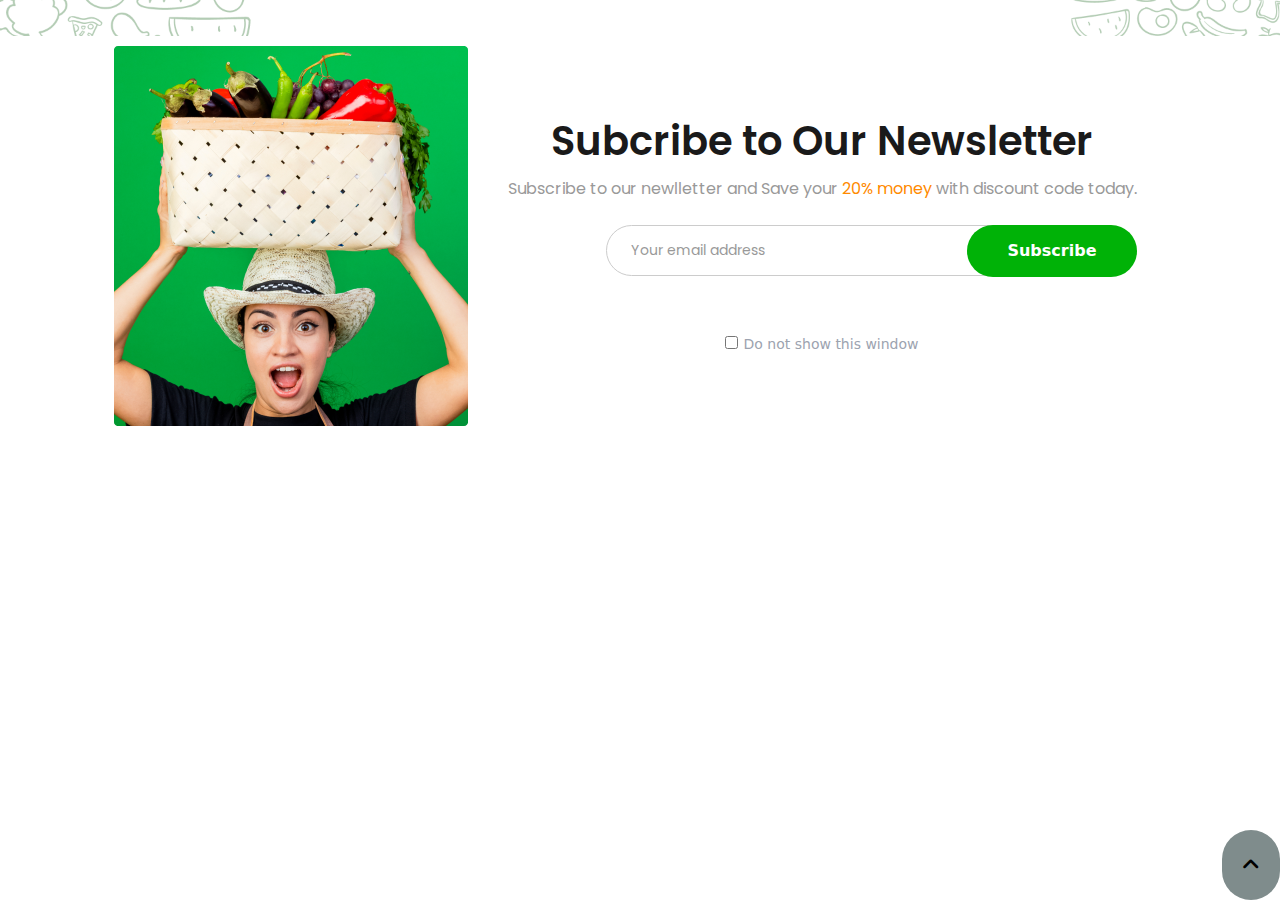
<file: newsletter.html>
<!DOCTYPE html>
<html lang="en">

<head>
    <meta charset="UTF-8">
    <meta name="viewport" content="width=device-width, initial-scale=1.0">
    <link rel="stylesheet" href="font-awosome/css/all.min.css">
    <link rel="stylesheet" href="css/owl.carousel.min.css">
    <link rel="stylesheet" href="css/magnific-popup.css">
    <link rel="stylesheet" href="css/style.css">
    <link rel="stylesheet" href="css/project.css">
    <title>Newsletter-Popup</title>
</head>

<body>
    <section class="newsletter-poppup-area-section">
        <div class="newsletter-poppup-area">
            <div class="newsletter-popup-left">
                <img src="home-img/newsleter-poppup.png" alt="">
            </div>
            <div class="newsletter-popup-right">
                <h2>Subcribe to Our Newsletter</h2>
                <p>Subscribe to our newlletter and Save your <span>20% money</span> with discount code today.</p>
                <div class="newteller-right-area-input">
                    <input type="email" value="Your email address" class="text-sm">
                    <a href="#">Subscribe</a>
                </div>
                <div class="sas-address-select-submit  mt-14 text-center">
                    <input type="checkbox" name="select" id="truk">
                    <label for="truk" class="text-gray-400 text-sm">Do not show this window</label>

                </div>
            </div>
        </div>
    </section>
    <div class="scrooltop"><a href="#" class="scrollTop"><i class="fa-solid fa-angle-up"></i></a></div>


















    <script src="js/jquery-3.7.1.min.js"></script>
    <script src="js/owl.carousel.min.js"></script>
    <script src="js/jquery.magnific-popup.min.js"></script>
    <script src="js/custom.js"></script>
</body>

</html>
</file>
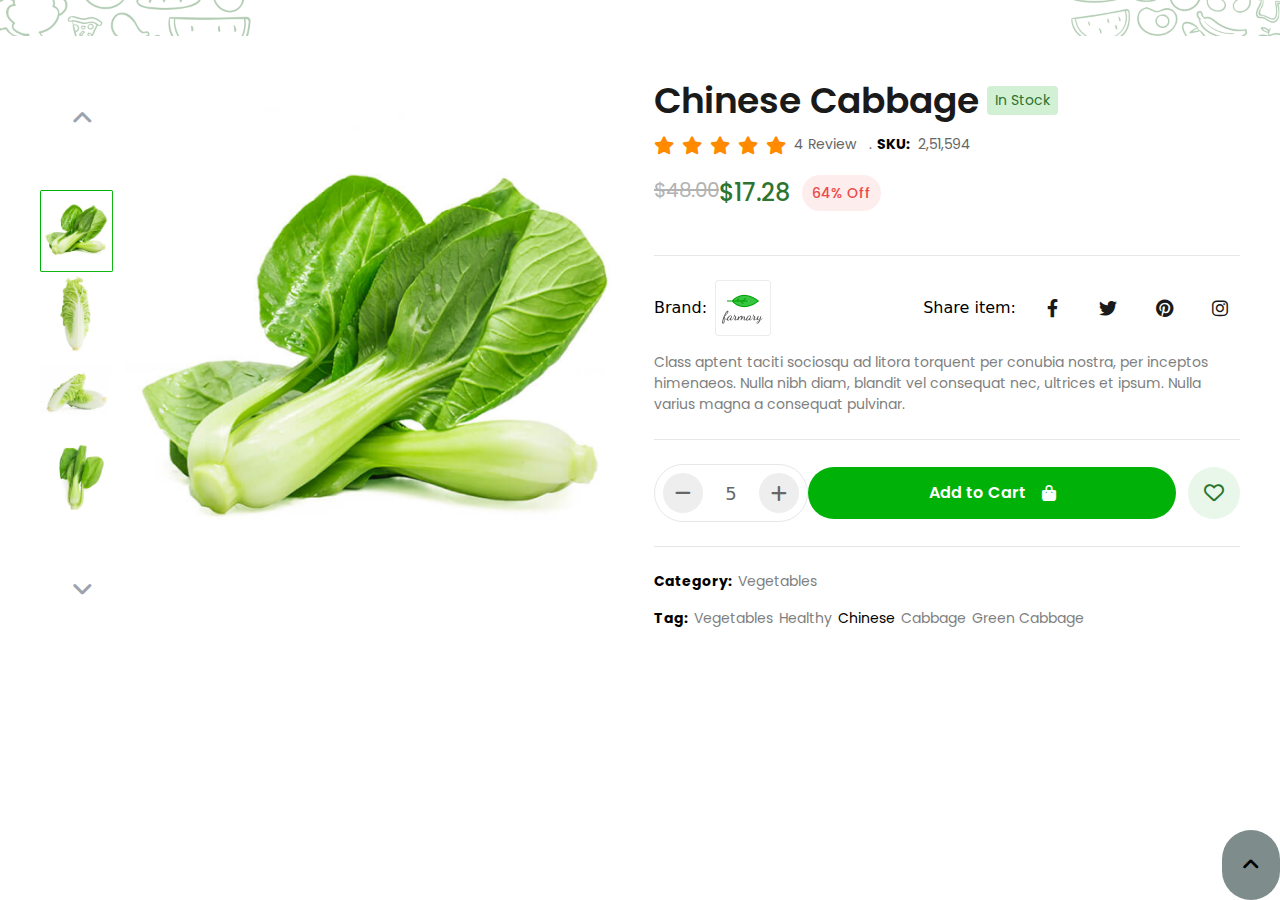
<file: product-view.html>
<!DOCTYPE html>
<html lang="en">

<head>
    <meta charset="UTF-8">
    <meta name="viewport" content="width=device-width, initial-scale=1.0">
    <link rel="stylesheet" href="font-awosome/css/all.min.css">
    <link rel="stylesheet" href="css/owl.carousel.min.css">
    <link rel="stylesheet" href="css/magnific-popup.css">
    <link rel="stylesheet" href="css/style.css">
    <link rel="stylesheet" href="css/project.css">
    <title>PRoduct Quick view</title>
</head>

<body>
    <section class="flex justify-center items-center">
        <div class="product-view-all flex justify-center items-center gap-6">
            <div class="product-view-left flex justify-center items-center gap-3">
                <div class="products-view-left-img relative">
                    <i class="fa-solid fa-angle-up text-2xl text-gray-400 absolute start-8 bottom-96"></i>
                    <img src="home-img/quick-view/Product Image.png" alt="">
                    <img src="home-img/quick-view/Product Image (1).png" alt="">
                    <img src="home-img/quick-view/Product Image (2).png" alt="">
                    <img src="home-img/quick-view/Product Image (3).png" alt="">
                    <i class="fa-solid fa-angle-down text-2xl text-gray-400 absolute start-8 top-96"></i>
                </div>
                <div class="products-view-left-img-2">
                    <img src="home-img/quick-view/Product Image (4).png" alt="">
                </div>
            </div>
            <div class="product-view-right-all">
                <div class="product-view-right-heading">
                    <div class="product-view-right-heading-top flex items-center gap-2">
                        <h2>Chinese Cabbage</h2>
                        <a href="#">In Stock</a>
                    </div>
                    <div class="product-view-right-heading-icon mt-3">
                        <div class="product-view-right-heading-icon-star flex gap-2 items-center">
                            <i class="fa-solid fa-star"></i>
                            <i class="fa-solid fa-star"></i>
                            <i class="fa-solid fa-star"></i>
                            <i class="fa-solid fa-star"></i>
                            <i class="fa-solid fa-star"></i>
                            <h6> 4 Review</h6>
                            <p><span class="font-bold text-black me-2">SKU:</span>2,51,594</p>
                        </div>
                    </div>
                    <div class="product-view-right-heading-price flex my-5">
                        <del>$48.00</del>
                        <h3>$17.28</h3>
                        <a href="#">64% Off</a>
                    </div>
                </div>
                <div class="product-view-right-content border-t border-t-gray-200 pt-6">
                    <div class="product-view-right-content-top-content">
                        <div class="product-view-right-content-top flex justify-between items-center">
                            <div class="product-view-right-content-top-logo">
                                <a href="#" class="flex items-center gap-2">Brand:<img
                                        src="home-img/quick-view/Group 19.png" alt=""></a>
                            </div>
                            <div class="product-view-right-content-top-icon flex items-center gap-4">
                                <h4>Share item:</h4>
                                <a href="https://www.facebook.com/"><i class="fa-brands fa-facebook-f active"></i></a>
                                <a href="https://twitter.com/home"> <i class="fa-brands fa-twitter "></i></a>
                                <a href="https://www.instagram.com/"><i class="fa-brands fa-pinterest"></i></a>
                                <a href="https://www.instagram.com/"><i class="fa-brands fa-instagram"></i></a>
                            </div>
                        </div>
                        <p>Class aptent taciti sociosqu ad litora torquent per conubia nostra, per inceptos<br> himenaeos. Nulla nibh diam, blandit vel consequat nec, ultrices et ipsum. Nulla<br> varius magna a consequat pulvinar. </p>
                    </div>

                    <div class="product-view-right-content-cart flex justify-between items-center border-y border-y-gray-200 py-6 my-6">
                        <div class="product-view-right-content-cart-left flex items-center gap-2 border border-gray-200 rounded-full p-2">
                            <i class="fa-solid fa-minus"></i>
                            <p class="bg-transparent">5</p>
                            <i class="fa-solid fa-plus"></i>
                        </div>
                        <div class="product-view-right-content-cart-buton">
                            <a href="#">Add to Cart<i class="fa-solid fa-bag-shopping"></i></a>
                        </div>
                        <div class="product-view-right-content-cart-icon">
                            <i class="fa-regular fa-heart"></i>
                        </div>
                    </div>
                    <div class="product-view-bottom">
                        <h5><span class="font-bold text-black me-1.5">Category:</span>Vegetables</h5>
                        <p class="flex items-center mt-4 gap-1.5"><span class="font-bold text-black">Tag:</span>
                            <a href="Green Cabbage">Vegetables</a>
                            <a href="Green Cabbage">Healthy</a>
                            <a href="Green Cabbage"class="text-black underline-offset-1">Chinese</a>
                            <a href="Green Cabbage">Cabbage</a>
                            <a href="Green Cabbage">Green Cabbage</a>
                        </p>
                    </div>
                </div>
            </div>
        </div>
    </section>
    <div class="scrooltop"><a href="#" class="scrollTop"><i class="fa-solid fa-angle-up"></i></a></div>














    <script src="js/jquery-3.7.1.min.js"></script>
    <script src="js/owl.carousel.min.js"></script>
    <script src="js/jquery.magnific-popup.min.js"></script>
    <script src="js/custom.js"></script>
</body>

</html>
</file>
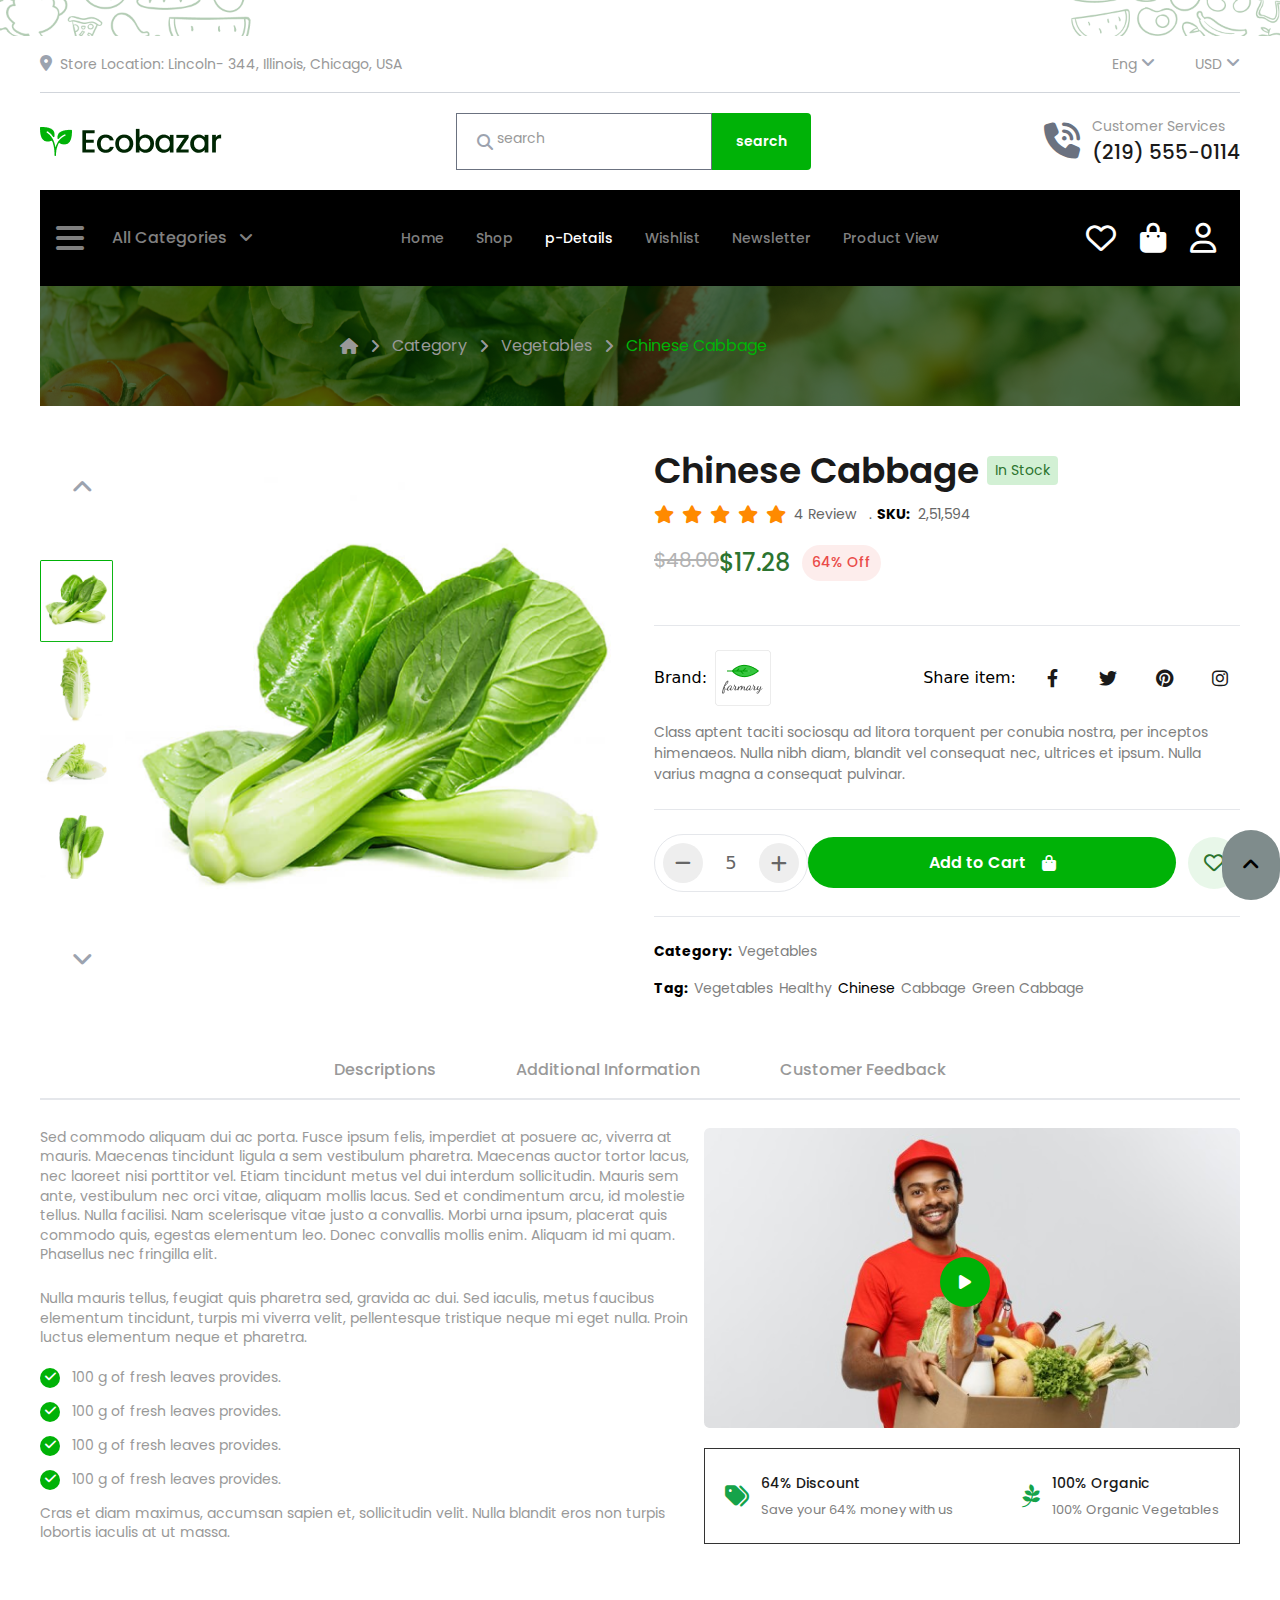
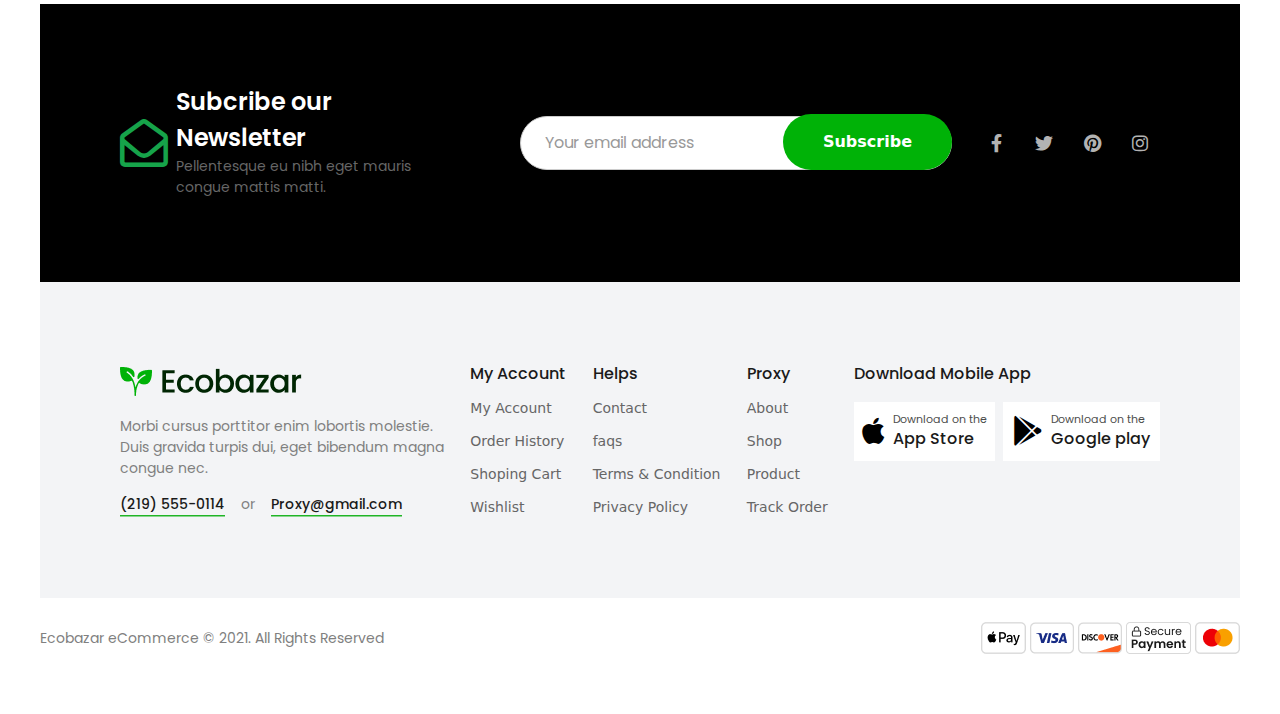
<file: ptoduct-detailes.html>
<!DOCTYPE html>
<html lang="en">

<head>
    <meta charset="UTF-8">
    <meta name="viewport" content="width=device-width, initial-scale=1.0">
    <link rel="stylesheet" href="font-awosome/css/all.min.css">
    <link rel="stylesheet" href="css/owl.carousel.min.css">
    <link rel="stylesheet" href="css/magnific-popup.css">
    <link rel="stylesheet" href="css/style.css">

    <link rel="stylesheet" href="css/project.css">
    <title>PRoduct details</title>
</head>

<body>
    <header class="all-header">
        <section>
            <div class="container px-10">
                <div class="eco-heading-lang-area">
                    <div class="eco-heading-lang flex justify-between border-b border-b-gray-300  py-4 ">
                        <div class="eco-heading-lang-left eco-tag flex space-x-2 items-center">
                            <a href="#"><i class="fa-solid fa-location-dot text-gray-400"></i></a>
                            <a href="location:Store Location: Lincoln- 344, Illinois, Chicago, USA">
                                <p>Store Location: Lincoln- 344, Illinois, Chicago, USA</p>
                            </a>
                        </div>
                        <div class="eco-heading-lang-right flex justify-between eco-tag gap-10">
                            <div class="eco-heading-single-lang flex justify-between items-center  space-x-1">
                                <a href="#">
                                    <p>Eng</p>
                                </a>
                                <a href="#"> <i class="fa-solid fa-angle-down text-gray-400"></i></a>

                            </div>
                            <div class="eco-heading-single-lang flex justify-between items-center space-x-1">
                                <a href="#">
                                    <p>USD</p>
                                </a>
                                <a href="#"> <i class="fa-solid fa-angle-down text-gray-400"></i></a>


                            </div>
                        </div>
                    </div>

                </div>
            </div>
        </section>
        <!-- logo area -->
        <section>
            <div class="container px-10">
                <div class="eco-logo-heading-area py-5 flex justify-between items-center">
                    <div class="eco-logo-heading">
                        <div class="eco-logo-png">
                            <a href="index.html"><img src="home-img/Logo.png" alt=""></a>
                        </div>
                    </div>
                    <div class="eco-logo-search flex ">
                        <div class="eco-logo-serch-input relative w-64 border border-gray-500 px-5 py-3">
                            <i class="fa-solid fa-magnifying-glass absolute mt-2 text-gray-400"></i>
                            <input type="search" value="search" class="ms-5">
                        </div>
                        <div class="eco-logo-serach-button">
                            <a href="#">search</a>
                        </div>
                    </div>
                    <div class="eco-logo-call-numbr flex items-center gap-3">
                        <div class="eco-logo-call-icon">
                            <a href="tel:"><i class="fa-solid fa-phone-volume text-4xl text-gray-500"></i></a>
                        </div>
                        <div class="eco-logo-call-content eco-tag">
                            <a href="tel:">
                                <p>Customer Services</p>
                            </a>
                            <a href="tel:">
                                <h4>(219) 555-0114</h4>
                            </a>

                        </div>
                    </div>
                </div>
            </div>
        </section>
        <!-- eco primary menu area -->
        <section>
            <div class="container px-10">
                <div class="eco-primary-menu flex justify-between items-center bg-black py-4">
                    <div class="eco-icon-menu flex gap-3 items-center justify-center">
                        <a href="#"><i class="fa-solid fa-bars eco-bar"></i></a>
                        <a href="#">All Categories</a>
                        <a href="#"><i class="fa-solid fa-angle-down flex items-center"></i></a>
                    </div>
                    <div class="eco-primary-main-menu ">
                        <ul class="flex gap-8">
                            <li><a href="index.html">Home</a></li>
                            <li><a href="shop.html">Shop</a></li>
                            <li><a href="ptoduct-detailes.html" class="active">p-Details</a></li>
                            <li><a href="wishlist.html">Wishlist</a></li>
                            <li><a href="newsletter.html" class="popup-new">Newsletter</a></li>
                            <li><a href="product-view.html" class="Product-View">Product View</a></li>
                        </ul>
                    </div>
                    <div class="eco-primary-icon flex items-center gap-6 pe-6  text-3xl text-white">
                        <i class="fa-regular fa-heart"></i>
                        <i class="fa-solid fa-bag-shopping"></i>
                        <i class="fa-regular fa-user"></i>
                    </div>
                </div>
            </div>
        </section>
    </header>
    <!-- main -->
    <main>
        <section>
            <div class="container px-10">
                <div class="wishlist-hero-area">
                    <i class="fa-solid fa-house"></i>
                    <i class="fa-solid fa-angle-right"></i>
                    <a href="#">Category</a>
                    <i class="fa-solid fa-angle-right"></i>
                    <a href="">Vegetables</a>
                    <i class="fa-solid fa-angle-right"></i>
                    <a href="product-view.html" id="wishlist" class="active">Chinese Cabbage</a>
                </div>
            </div>
        </section>
        <section class="flex justify-center items-center">
            <div class="product-view-all flex justify-center items-center gap-6">
                <div class="product-view-left flex justify-center items-center gap-3">
                    <div class="products-view-left-img relative">
                        <i class="fa-solid fa-angle-up text-2xl text-gray-400 absolute start-8 bottom-96"></i>
                        <img src="home-img/quick-view/Product Image.png" alt="">
                        <img src="home-img/quick-view/Product Image (1).png" alt="">
                        <img src="home-img/quick-view/Product Image (2).png" alt="">
                        <img src="home-img/quick-view/Product Image (3).png" alt="">
                        <i class="fa-solid fa-angle-down text-2xl text-gray-400 absolute start-8 top-96"></i>
                    </div>
                    <div class="products-view-left-img-2">
                        <img src="home-img/quick-view/Product Image (4).png" alt="">
                    </div>
                </div>
                <div class="product-view-right-all">
                    <div class="product-view-right-heading">
                        <div class="product-view-right-heading-top flex items-center gap-2">
                            <h2>Chinese Cabbage</h2>
                            <a href="#">In Stock</a>
                        </div>
                        <div class="product-view-right-heading-icon mt-3">
                            <div class="product-view-right-heading-icon-star flex gap-2 items-center">
                                <i class="fa-solid fa-star"></i>
                                <i class="fa-solid fa-star"></i>
                                <i class="fa-solid fa-star"></i>
                                <i class="fa-solid fa-star"></i>
                                <i class="fa-solid fa-star"></i>
                                <h6> 4 Review</h6>
                                <p><span class="font-bold text-black me-2">SKU:</span>2,51,594</p>
                            </div>
                        </div>
                        <div class="product-view-right-heading-price flex my-5">
                            <del>$48.00</del>
                            <h3>$17.28</h3>
                            <a href="#">64% Off</a>
                        </div>
                    </div>
                    <div class="product-view-right-content border-t border-t-gray-200 pt-6">
                        <div class="product-view-right-content-top-content">
                            <div class="product-view-right-content-top flex justify-between items-center">
                                <div class="product-view-right-content-top-logo">
                                    <a href="#" class="flex items-center gap-2">Brand:<img
                                            src="home-img/quick-view/Group 19.png" alt=""></a>
                                </div>
                                <div class="product-view-right-content-top-icon flex items-center gap-4">
                                    <h4>Share item:</h4>
                                    <a href="https://www.facebook.com/"><i
                                            class="fa-brands fa-facebook-f active"></i></a>
                                    <a href="https://twitter.com/home"> <i class="fa-brands fa-twitter "></i></a>
                                    <a href="https://www.instagram.com/"><i class="fa-brands fa-pinterest"></i></a>
                                    <a href="https://www.instagram.com/"><i class="fa-brands fa-instagram"></i></a>
                                </div>
                            </div>
                            <p>Class aptent taciti sociosqu ad litora torquent per conubia nostra, per inceptos<br>
                                himenaeos. Nulla nibh diam, blandit vel consequat nec, ultrices et ipsum. Nulla<br>
                                varius magna a consequat pulvinar. </p>
                        </div>

                        <div
                            class="product-view-right-content-cart flex justify-between items-center border-y border-y-gray-200 py-6 my-6">
                            <div
                                class="product-view-right-content-cart-left flex items-center gap-2 border border-gray-200 rounded-full p-2">
                                <i class="fa-solid fa-minus"></i>
                                <p class="bg-transparent">5</p>
                                <i class="fa-solid fa-plus"></i>
                            </div>
                            <div class="product-view-right-content-cart-buton">
                                <a href="#">Add to Cart<i class="fa-solid fa-bag-shopping"></i></a>
                            </div>
                            <div class="product-view-right-content-cart-icon">
                                <i class="fa-regular fa-heart"></i>
                            </div>
                        </div>
                        <div class="product-view-bottom">
                            <h5><span class="font-bold text-black me-1.5">Category:</span>Vegetables</h5>
                            <p class="flex items-center mt-4 gap-1.5"><span class="font-bold text-black">Tag:</span>
                                <a href="Green Cabbage">Vegetables</a>
                                <a href="Green Cabbage">Healthy</a>
                                <a href="Green Cabbage" class="text-black underline-offset-1">Chinese</a>
                                <a href="Green Cabbage">Cabbage</a>
                                <a href="Green Cabbage">Green Cabbage</a>
                            </p>
                        </div>
                    </div>
                </div>
            </div>
        </section>
        <!-- descripetion area start -->
        <section>
            <div class="container px-10">
                <div class="description-heading-area" id="tabs">
                    <ul class="flex items-center justify-center border-b-2 mb-7 gap-4">
                        <li><a href="#tabs-1">Descriptions</a></li>
                        <li><a href="#tabs-2">Additional Information</a></li>
                        <li><a href="#tabs-3">Customer Feedback</a></li>
                    </ul>
                    <div class="description-left-right-content-area">
                        <div class="tabs-content-area">
                            <div id="tabs-1" class="description-single-area">
                                <p>Sed commodo aliquam dui ac porta. Fusce ipsum felis, imperdiet at posuere ac, viverra
                                    at<br>
                                    mauris. Maecenas tincidunt ligula a sem vestibulum pharetra. Maecenas auctor tortor
                                    lacus,<br> nec laoreet nisi porttitor vel. Etiam tincidunt metus vel dui interdum
                                    sollicitudin. Mauris sem<br> ante, vestibulum nec orci vitae, aliquam mollis lacus.
                                    Sed
                                    et
                                    condimentum arcu, id molestie<br> tellus. Nulla facilisi. Nam scelerisque vitae
                                    justo a
                                    convallis. Morbi urna ipsum, placerat quis<br> commodo quis, egestas elementum leo.
                                    Donec
                                    convallis mollis enim. Aliquam id mi quam.<br> Phasellus nec fringilla elit.</p>

                                <p class="mt-6 mb-5"> Nulla mauris tellus, feugiat quis pharetra sed, gravida ac dui.
                                    Sed
                                    iaculis, metus
                                    faucibus<br> elementum tincidunt, turpis mi viverra velit, pellentesque tristique
                                    neque
                                    mi
                                    eget nulla. Proin<br> luctus elementum neque et pharetra. </p>
                                <div class="description-single-cheak-area">
                                    <div class="description-single-cheak-area-icon">
                                        <i class="fa-solid fa-check"></i>
                                        <p>100 g of fresh leaves provides.</p>
                                    </div>
                                    <div class="description-single-cheak-area-icon">
                                        <i class="fa-solid fa-check"></i>
                                        <p>100 g of fresh leaves provides.</p>
                                    </div>
                                    <div class="description-single-cheak-area-icon">
                                        <i class="fa-solid fa-check"></i>
                                        <p>100 g of fresh leaves provides.</p>
                                    </div>
                                    <div class="description-single-cheak-area-icon">
                                        <i class="fa-solid fa-check"></i>
                                        <p>100 g of fresh leaves provides.</p>
                                    </div>
                                </div>
                                <p>Cras et diam maximus, accumsan sapien et, sollicitudin velit. Nulla blandit eros non
                                    turpis<br> lobortis iaculis at ut massa. </p>
                            </div>
                            <div id="tabs-2" class="ps-40">
                                <div class="single-information">
                                    <h5>Weight:</h5>
                                    <p class="ps-16">03</p>
                                </div>
                                <div class="single-information">
                                    <h5>Color:</h5>
                                    <p class="ps-16">Green</p>
                                </div>
                                <div class="single-information">
                                    <h5>Type:</h5>
                                    <p class="ps-16">Organic</p>
                                </div>
                                <div class="single-information">
                                    <h5>Category:</h5>
                                    <p class="ps-8">Vegetables</p>
                                </div>
                                <div class="single-information">
                                    <h5>Stock Status:</h5>
                                    <p class="ps-4">Available (5,413)</p>
                                </div>
                                <div class="single-information flex items-center mt-4 gap-1.5">
                                    <h5>Tag:</h5>
                                    <p>
                                        <a href="Green Cabbage">Vegetables</a>
                                        <a href="Green Cabbage">Healthy</a>
                                        <a href="Green Cabbage" class="text-black underline-offset-1">Chinese</a>
                                        <a href="Green Cabbage">Cabbage</a>
                                        <a href="Green Cabbage">Green Cabbage</a>
                                    </p>
                                </div>
                            </div>
                            <div id="tabs-3" class="customar-feedback">
                                <!-- customar-feedback single start -->
                                <div class="customar-feedback-single">
                                    <div class="customar-feedback-single-top">
                                        <div class="customar-feedback-single-top-left">
                                            <div class="customar-feedback-single-top-left-img">
                                                <img src="shopp-img/customer-4.png" alt="">
                                            </div>
                                            <div class="customar-feedback-single-top-left-name">
                                                <h5>Kristin Watson</h5>
                                                <div class="product-view-right-heading-icon-star active">
                                                    <i class="fa-solid fa-star"></i>
                                                    <i class="fa-solid fa-star"></i>
                                                    <i class="fa-solid fa-star"></i>
                                                    <i class="fa-solid fa-star"></i>
                                                    <i class="fa-solid fa-star"></i>
                                                </div>
                                            </div>
                                        </div>
                                        <div class="customar-feedback-single-top-right">
                                            <p>2 min ago</p>
                                        </div>
                                    </div>
                                    <div class="customar-feedback-single-bottom">
                                        <p>Duis at ullamcorper nulla, eu dictum eros.</p>
                                    </div>
                                </div>
                                <!-- customar-feedback single end-->
                                <!-- customar-feedback single start -->
                                <div class="customar-feedback-single">
                                    <div class="customar-feedback-single-top">
                                        <div class="customar-feedback-single-top-left">
                                            <div class="customar-feedback-single-top-left-img">
                                                <img src="shopp-img/customer-2.png" alt="">
                                            </div>
                                            <div class="customar-feedback-single-top-left-name">
                                                <h5>Kristin Watson</h5>
                                                <div class="product-view-right-heading-icon-star active">
                                                    <i class="fa-solid fa-star"></i>
                                                    <i class="fa-solid fa-star"></i>
                                                    <i class="fa-solid fa-star"></i>
                                                    <i class="fa-solid fa-star"></i>
                                                    <i class="fa-solid fa-star" style="color: #999;"></i>
                                                </div>
                                            </div>
                                        </div>
                                        <div class="customar-feedback-single-top-right">
                                            <p>30 Apr, 2021</p>
                                        </div>
                                    </div>
                                    <div class="customar-feedback-single-bottom">
                                        <p>Keep the soil evenly moist for the healthiest growth. If the sun gets too
                                            hot,
                                            Chinese cabbage tends to "bolt" or go to seed; in long periods of heat, some
                                            kind of shade may be helpful. Watch out for snails, as they will harm the
                                            plants.</p>
                                    </div>
                                </div>
                                <!-- customar-feedback single end-->
                                <!-- customar-feedback single start -->
                                <div class="customar-feedback-single">
                                    <div class="customar-feedback-single-top">
                                        <div class="customar-feedback-single-top-left">
                                            <div class="customar-feedback-single-top-left-img">
                                                <img src="shopp-img/customer-3.png" alt="">
                                            </div>
                                            <div class="customar-feedback-single-top-left-name">
                                                <h5>Kristin Watson</h5>
                                                <div class="product-view-right-heading-icon-star active">
                                                    <i class="fa-solid fa-star"></i>
                                                    <i class="fa-solid fa-star"></i>
                                                    <i class="fa-solid fa-star"></i>
                                                    <i class="fa-solid fa-star"></i>
                                                    <i class="fa-solid fa-star"></i>
                                                </div>
                                            </div>
                                        </div>
                                        <div class="customar-feedback-single-top-right">
                                            <p>2 min ago</p>
                                        </div>
                                    </div>
                                    <div class="customar-feedback-single-bottom">
                                        <p> Vivamus eget euismod magna. Nam sed lacinia nibh, et lacinia lacus.</p>
                                    </div>
                                </div>
                                <!-- customar-feedback single end-->
                                <!-- customar-feedback single start -->
                                <div class="customar-feedback-single">
                                    <div class="customar-feedback-single-top">
                                        <div class="customar-feedback-single-top-left">
                                            <div class="customar-feedback-single-top-left-img">
                                                <img src="shopp-img/customer-1.png" alt="">
                                            </div>
                                            <div class="customar-feedback-single-top-left-name">
                                                <h5>Kristin Watson</h5>
                                                <div class="product-view-right-heading-icon-star active">
                                                    <i class="fa-solid fa-star"></i>
                                                    <i class="fa-solid fa-star"></i>
                                                    <i class="fa-solid fa-star"></i>
                                                    <i class="fa-solid fa-star"></i>
                                                    <i class="fa-solid fa-star"></i>
                                                </div>
                                            </div>
                                        </div>
                                        <div class="customar-feedback-single-top-right">
                                            <p>2 min ago</p>
                                        </div>
                                    </div>
                                    <div class="customar-feedback-single-bottom">
                                        <p>200+ Canton Pak Choi Bok Choy Chinese Cabbage Seeds Heirloom Non-GMO
                                            Productive
                                            Brassica rapa VAR. chinensis, a.k.a. Canton's Choice, Bok Choi, from USA
                                        </p>
                                    </div>
                                </div>
                                <!-- customar-feedback single end-->
                            </div>
                        </div>
                        <div class="description-area-right-all">
                            <div class="description-area-right-top">
                                <img src="home-img/description.png" alt="">
                                <a class="on-youtoube-vedio" href="https://www.youtube.com/watch?v=DXYsKZ9XA5c"><i
                                        class="fa-solid fa-play"></i></a>
                            </div>
                            <div class="description-area-right-bottom mt-5">
                                <div class="description-area-right-bottom-single flex items-center gap-3">
                                    <div class="description-area-right-bottom-single-icon">
                                        <i class="fa-solid fa-tags text-green-600 text-2xl"></i>
                                    </div>
                                    <div class="description-area-right-bottom-single-content ">
                                        <h3>64% Discount</h3>
                                        <p>Save your 64% money with us</p>
                                    </div>
                                </div>

                                <div class="description-area-right-bottom-single flex items-center gap-3">
                                    <div class="description-area-right-bottom-single-icon">
                                        <i class="fa-brands fa-pagelines text-green-600 text-2xl"></i>
                                    </div>
                                    <div class="description-area-right-bottom-single-content ">
                                        <h3>100% Organic</h3>
                                        <p>100% Organic Vegetables</p>
                                    </div>
                                </div>
                            </div>
                        </div>
                    </div>
                </div>
            </div>

        </section>
        <!-- descripetion area end -->
        <!-- subscribe area start -->

        <section>
            <div class="container px-10">

                <div class="eco-subscribe-area flex gap-20 items-center bg-black p-20 ">
                    <div class="eco-subscribe-area-left flex justify-center items-center gap-2">
                        <div class="eco-subscribe-area-left-icon">
                            <i class="fa-regular fa-envelope-open text-5xl text-green-600"></i>
                        </div>
                        <div class="eco-subscribe-left-content">
                            <h3>Subcribe our Newsletter</h3>
                            <p>Pellentesque eu nibh eget mauris congue mattis matti.</p>
                        </div>
                    </div>
                    <div class="eco-subscribe-area-right flex gap-6 items-center">
                        <div class="eco-subcribe-right-area-input">
                            <input type="email" value="Your email address">
                            <a href="#">Subscribe</a>
                        </div>
                        <div class="eco-subcribe-right-area-icon flex gap-2 items-center justify-center">
                            <a href="https://www.facebook.com/"><i class="fa-brands fa-facebook-f active"></i></a>
                            <a href="https://twitter.com/home"> <i class="fa-brands fa-twitter "></i></a>
                            <a href="https://www.instagram.com/"><i class="fa-brands fa-pinterest"></i></a>
                            <a href="https://www.instagram.com/"><i class="fa-brands fa-instagram"></i></a>
                        </div>
                    </div>
                </div>
            </div>
        </section>
        <!-- subscribe area end -->
    </main>
    <footer>
        <section>
            <div class="container px-10">
                <div class="eco-footer-all-area flex justify-between bg-gray-100 p-20">
                    <!-- logo area -->
                    <div class="eco-footer-logo-area grid grid-cols-1 gap-y-3">
                        <a href="index.html"><img src="home-img/Logo.png" alt=""></a>
                        <p>Morbi cursus porttitor enim lobortis molestie.<br> Duis gravida turpis dui, eget bibendum
                            magna<br>
                            congue nec.</p>
                        <div class="eco-footer-logo-numbr flex gap-4">
                            <a href="tel:(219) 555-0114">
                                <h3>(219) 555-0114</h3>
                            </a>
                            <p>or</p>
                            <a href="mailto:Proxy@gmail.com">
                                <h3>Proxy@gmail.com</h3>
                            </a>
                        </div>
                    </div>
                    <!-- logo area end -->
                    <!-- eco-footer-single-content  start -->
                    <div class="eco-footer-single-content grid grid-cols-1 gap-3">
                        <a href="#" class="active">My Account</a>
                        <a href="#">My Account</a>
                        <a href="#">Order History</a>
                        <a href="#">Shoping Cart</a>
                        <a href="#">Wishlist</a>
                    </div>
                    <!-- eco-footer-single-content  start -->
                    <div class="eco-footer-single-content grid grid-cols-1 gap-3">
                        <a href="#" class="active">Helps</a>
                        <a href="#">Contact</a>
                        <a href="#">faqs</a>
                        <a href="#">Terms & Condition</a>
                        <a href="#">Privacy Policy</a>
                    </div>
                    <!-- eco-footer-single-content  start -->
                    <div class="eco-footer-single-content grid grid-cols-1 gap-3">
                        <a href="#" class="active">Proxy</a>
                        <a href="#">About</a>
                        <a href="#">Shop</a>
                        <a href="#">Product</a>
                        <a href="#">Track Order</a>
                    </div>
                    <div class="eco-mobile-footer-download">
                        <h3 class="mb-4">Download Mobile App</h3>
                        <div class="eco-mobile-footer-download-app flex gap-2">
                            <div class="eco-mobile-footer-download-single-app flex items-center gap-2 bg-white p-2">
                                <div class="eco-mobile-footer-download-single-app-icon">
                                    <a href="#"><i class="fa-brands fa-apple text-3xl"></i></a>
                                </div>
                                <div class="eco-mobile-footer-download-single-app-content">
                                    <p>Download on the</p>
                                    <h3>App Store</h3>
                                </div>
                            </div>
                            <div class="eco-mobile-footer-download-single-app flex items-center gap-2 bg-white p-2.5">
                                <div class="eco-mobile-footer-download-single-app-icon">
                                    <i class="fa-brands fa-google-play text-3xl"></i>
                                </div>
                                <div class="eco-mobile-footer-download-single-app-content">
                                    <p>Download on the</p>
                                    <h3>Google play</h3>
                                </div>
                            </div>
                        </div>
                    </div>
                </div>
            </div>
        </section>
        <section>
            <div class="container px-10">
                <div class="eco-copy-right-area flex items-center justify-between py-6">
                    <div class="eco-copy-right-area-left">
                        <p>Ecobazar eCommerce © 2021. All Rights Reserved</p>
                    </div>
                    <div class="eco-copy-right-area-right flex gap-1">
                        <a href="#"><img src="home-img/Method=ApplePay.png" alt=""></a>
                        <a href="#"><img src="home-img/Method=Visa.png" alt=""></a>
                        <a href="#"><img src="home-img/Method=Discover.png" alt=""></a>
                        <a href="#"><img src="home-img/footer-4.png" alt=""></a>
                        <a href="#"><img src="home-img/Method=Mastercard.png" alt=""></a>
                    </div>
                </div>
            </div>
        </section>

        <div class="scrooltop"><a href="#" class="scrollTop"><i class="fa-solid fa-angle-up"></i></a></div>

    </footer>













    <script src="js/jquery-3.7.1.min.js"></script>
    <script src="js/jquery-ui.js"></script>
    <script src="js/owl.carousel.min.js"></script>
    <script src="js/jquery.magnific-popup.min.js"></script>
    <script src="js/custom.js"></script>
    <script>
        $(function () {
            $("#tabs").tabs();
        });
    </script>
</body>

</html>
</file>
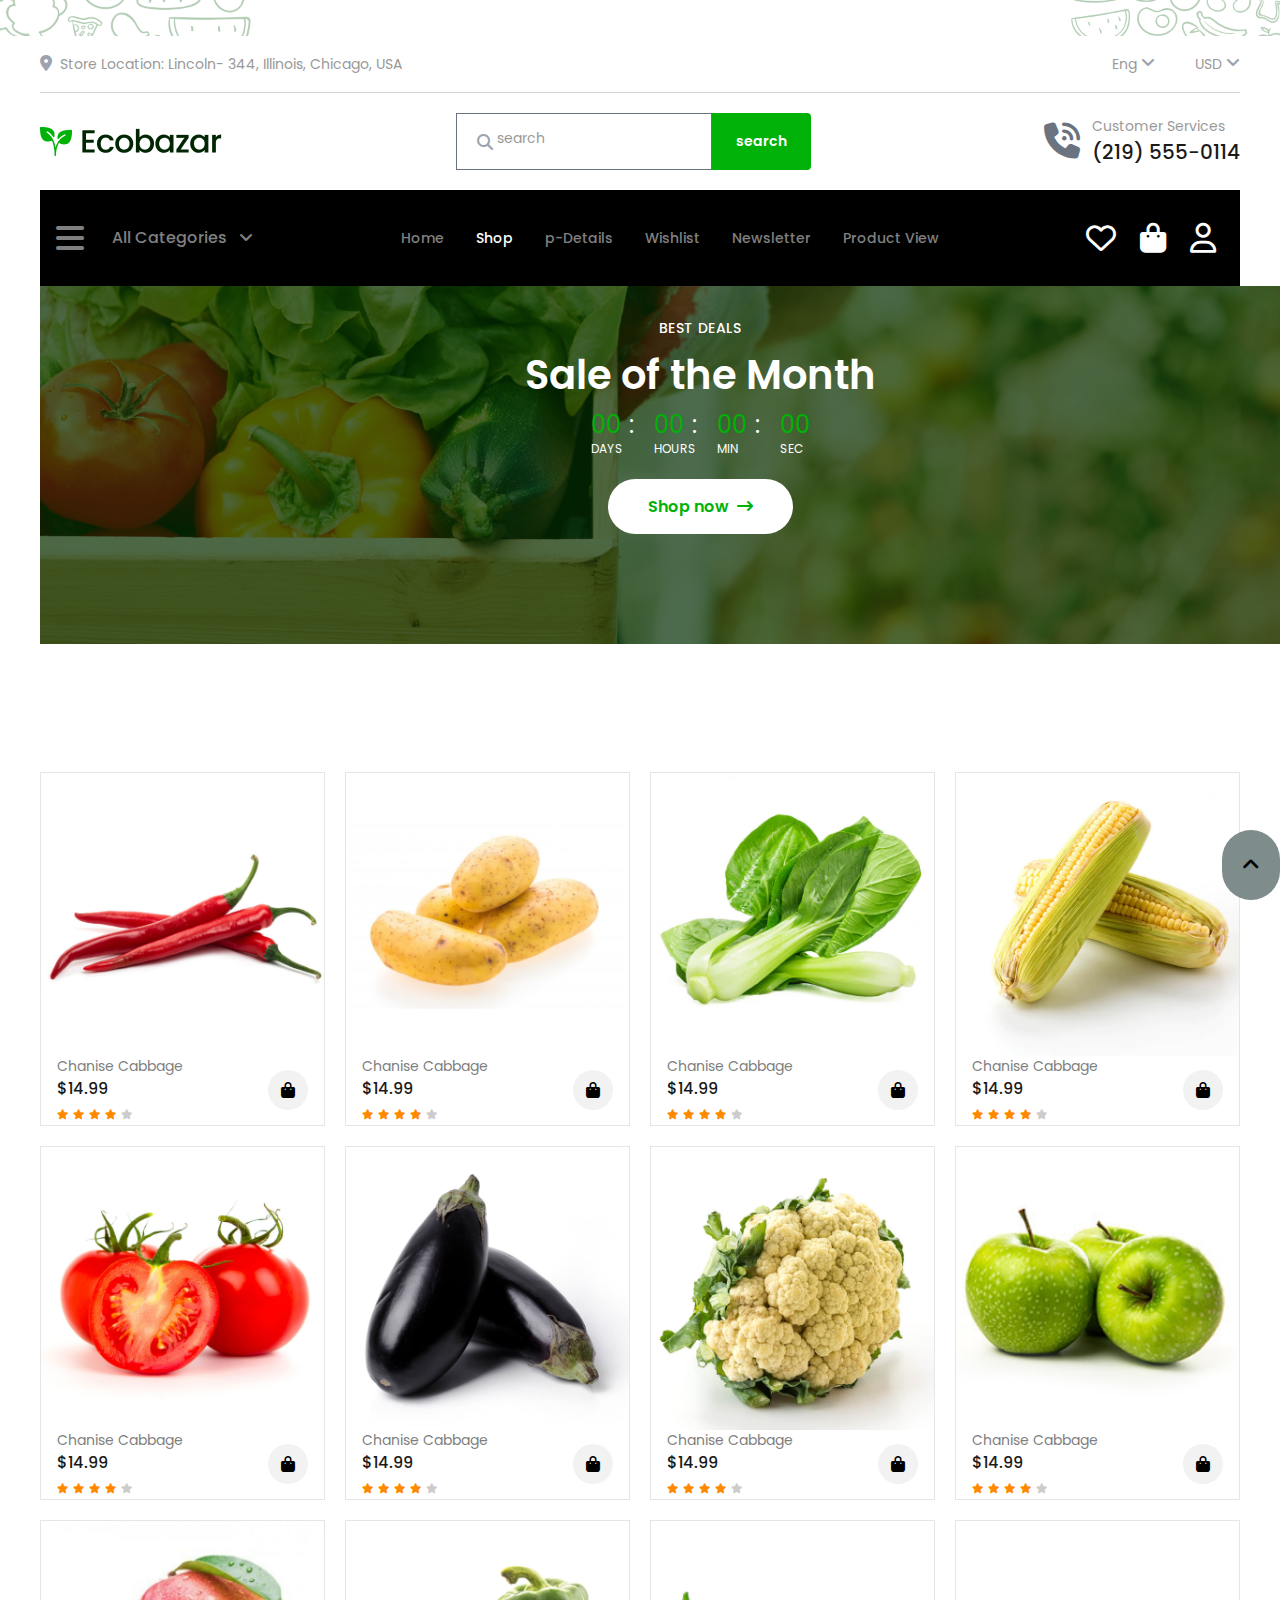
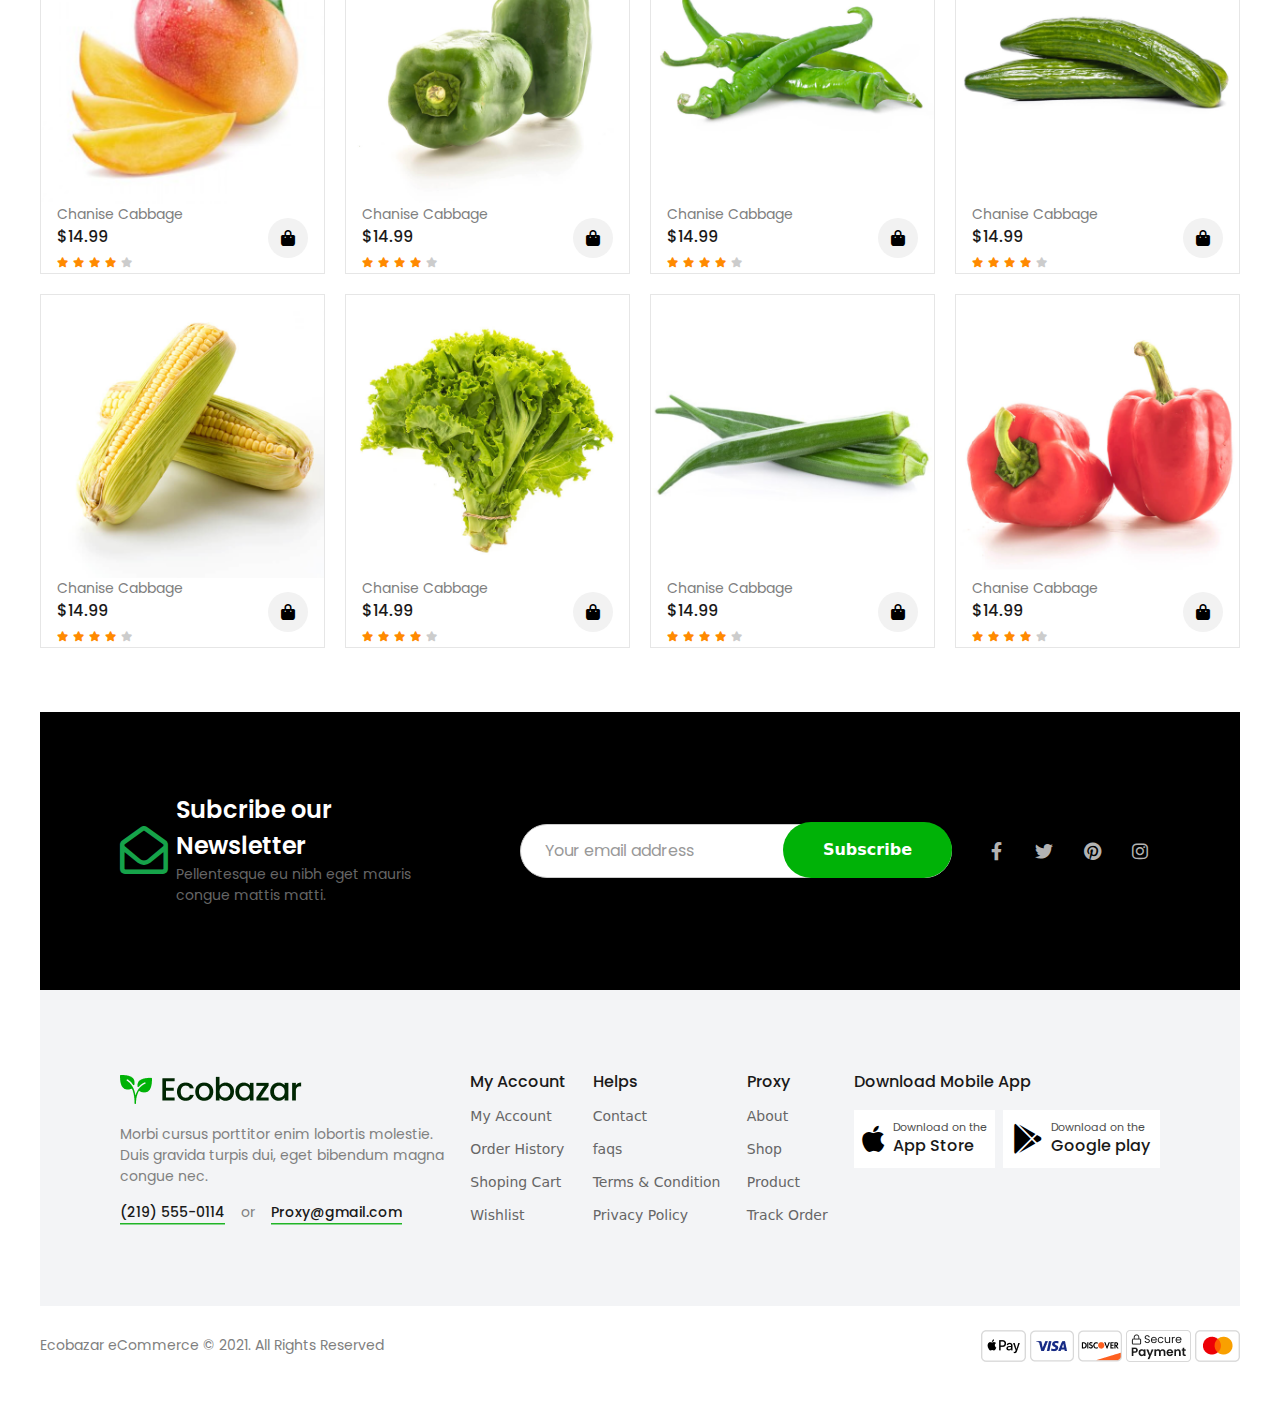
<file: shop.html>
<!DOCTYPE html>
<html lang="en">

<head>
    <meta charset="UTF-8">
    <meta name="viewport" content="width=device-width, initial-scale=1.0">
    <link rel="stylesheet" href="font-awosome/css/all.min.css">
    <link rel="stylesheet" href="css/owl.carousel.min.css">
    <link rel="stylesheet" href="css/magnific-popup.css">
    <link rel="stylesheet" href="css/style.css">
    <link rel="stylesheet" href="css/project.css">
    <title>shop</title>
</head>

<body>
    <header class="all-header">
        <section>
            <div class="container px-10">
                <div class="eco-heading-lang-area">
                    <div class="eco-heading-lang flex justify-between border-b border-b-gray-300  py-4 ">
                        <div class="eco-heading-lang-left eco-tag flex space-x-2 items-center">
                            <a href="#"><i class="fa-solid fa-location-dot text-gray-400"></i></a>
                            <a href="location:Store Location: Lincoln- 344, Illinois, Chicago, USA">
                                <p>Store Location: Lincoln- 344, Illinois, Chicago, USA</p>
                            </a>
                        </div>
                        <div class="eco-heading-lang-right flex justify-between eco-tag gap-10">
                            <div class="eco-heading-single-lang flex justify-between items-center  space-x-1">
                                <a href="#">
                                    <p>Eng</p>
                                </a>
                                <a href="#"> <i class="fa-solid fa-angle-down text-gray-400"></i></a>

                            </div>
                            <div class="eco-heading-single-lang flex justify-between items-center space-x-1">
                                <a href="#">
                                    <p>USD</p>
                                </a>
                                <a href="#"> <i class="fa-solid fa-angle-down text-gray-400"></i></a>


                            </div>
                        </div>
                    </div>

                </div>
            </div>
        </section>
        <!-- logo area -->
        <section>
            <div class="container px-10">
                <div class="eco-logo-heading-area py-5 flex justify-between items-center">
                    <div class="eco-logo-heading">
                        <div class="eco-logo-png">
                            <a href="index.html"><img src="home-img/Logo.png" alt=""></a>
                        </div>
                    </div>
                    <div class="eco-logo-search flex ">
                        <div class="eco-logo-serch-input relative w-64 border border-gray-500 px-5 py-3">
                            <i class="fa-solid fa-magnifying-glass absolute mt-2 text-gray-400"></i>
                            <input type="search" value="search" class="ms-5">
                        </div>
                        <div class="eco-logo-serach-button">
                            <a href="#">search</a>
                        </div>
                    </div>
                    <div class="eco-logo-call-numbr flex items-center gap-3">
                        <div class="eco-logo-call-icon">
                            <a href="tel:"><i class="fa-solid fa-phone-volume text-4xl text-gray-500"></i></a>
                        </div>
                        <div class="eco-logo-call-content eco-tag">
                            <a href="tel:">
                                <p>Customer Services</p>
                            </a>
                            <a href="tel:">
                                <h4>(219) 555-0114</h4>
                            </a>

                        </div>
                    </div>
                </div>
            </div>
        </section>
        <!-- eco primary menu area -->
        <section>
            <div class="container px-10">
                <div class="eco-primary-menu flex justify-between items-center bg-black py-4">
                    <div class="eco-icon-menu flex gap-3 items-center justify-center">
                        <a href="#"><i class="fa-solid fa-bars eco-bar"></i></a>
                        <a href="#">All Categories</a>
                        <a href="#"><i class="fa-solid fa-angle-down flex items-center"></i></a>
                    </div>
                    <div class="eco-primary-main-menu ">
                        <ul class="flex gap-8">
                            <li><a href="index.html" >Home</a></li>
                            <li><a href="shop.html" class="active">Shop</a></li>
                            <li><a href="ptoduct-detailes.html">p-Details</a></li>
                            <li><a href="wishlist.html">Wishlist</a></li>
                            <li><a href="newsletter.html" class="popup-new">Newsletter</a></li>
                            <li><a href="product-view.html" class="Product-View">Product View</a></li>
                        </ul>
                    </div>
                    <div class="eco-primary-icon flex items-center gap-6 pe-6  text-3xl text-white">
                        <i class="fa-regular fa-heart"></i>
                        <i class="fa-solid fa-bag-shopping"></i>
                        <i class="fa-regular fa-user"></i>
                    </div>
                </div>
            </div>
        </section>
    </header>
    <main>
        <section>
            <div class="container px-10">
                <div class="eco-fruit-sale-area pb-16 grid grid-cols-3 gap-6 ">
                    <div class="eco-best-deal-area eco-shop">
                        <h6>best deals</h6>
                        <h2>Sale of the Month</h2>
                        <div class="eco-stopwarch flex items-center justify-center text-white" id="timer">
                            
                        </div>
                        <div class="eco-fruit-sale-button text-center pt-10">
                            <a href="#" class="eco-button"> Shop now<i
                                    class="fa-solid fa-arrow-right-long ps-2"></i></a>
                        </div>
                    </div>

                </div>
            </div>

        </section>

        <section class="py-16">
            <div class="container px-10">
                <div class="eco-fetured-area grid grid-cols-4 gap-5">
                    <!-- eco-fetured-single-area start-->
                    <div class="eco-fetured-single-area">
                        <div class="eco-fetured-single-area-active-icon">
                            <a href="#"><i class="fa-regular fa-heart"></i></a>
                            <a href="#" class="shop-area"><i class="fa-regular fa-eye view"></i></a>
                        </div>
                        <img src="shopp-img/Image.png" alt="">
                        <div class="eco-fetured-single-content px-4 flex justify-between items-center">
                            <div class="eco-single-fetured-content-left">
                                <p>Chanise Cabbage</p>
                                <h6>$14.99</h6>
                                <div class="eco-single-fetured-content-left-icon">
                                    <i class="fa-solid fa-star"></i>
                                    <i class="fa-solid fa-star"></i>
                                    <i class="fa-solid fa-star"></i>
                                    <i class="fa-solid fa-star"></i>
                                    <i class="fa-solid fa-star active"></i>
                                </div>
                            </div>
                            <div class="eco-single-fetured-content-right-icon">
                                <i class="fa-solid fa-bag-shopping"></i>
                            </div>
                        </div>
                    </div>
                    <!-- eco-fetured-single-area end-->
                    <!-- eco-fetured-single-area start-->
                    <div class="eco-fetured-single-area">
                        <div class="eco-fetured-single-area-active-icon">
                            <a href="#"><i class="fa-regular fa-heart"></i></a>
                            <a href="#" class="shop-area"><i class="fa-regular fa-eye view"></i></a>
                        </div>
                        <img src="shopp-img/Image (1).png" alt="">
                        <div class="eco-fetured-single-content px-4 flex justify-between items-center">
                            <div class="eco-single-fetured-content-left">
                                <p>Chanise Cabbage</p>
                                <h6>$14.99</h6>
                                <div class="eco-single-fetured-content-left-icon">
                                    <i class="fa-solid fa-star"></i>
                                    <i class="fa-solid fa-star"></i>
                                    <i class="fa-solid fa-star"></i>
                                    <i class="fa-solid fa-star"></i>
                                    <i class="fa-solid fa-star active"></i>
                                </div>
                            </div>
                            <div class="eco-single-fetured-content-right-icon">
                                <i class="fa-solid fa-bag-shopping"></i>
                            </div>
                        </div>
                    </div>
                    <!-- eco-fetured-single-area end-->

                    <!-- eco-fetured-single-area start-->
                    <div class="eco-fetured-single-area active">
                        <div class="eco-fetured-single-area-active-icon">
                            <a href="#"><i class="fa-regular fa-heart"></i></a>
                            <a href="#" class="shop-area"><i class="fa-regular fa-eye view"></i></a>
                        </div>
                        <a href="product-view.html" class="Product-View"><img src="shopp-img/Image (2).png"></a>
                        <div class="eco-fetured-single-content px-4 flex justify-between items-center">
                            <div class="eco-single-fetured-content-left">
                                <p>Chanise Cabbage</p>
                                <h6>$14.99</h6>
                                <div class="eco-single-fetured-content-left-icon">
                                    <i class="fa-solid fa-star"></i>
                                    <i class="fa-solid fa-star"></i>
                                    <i class="fa-solid fa-star"></i>
                                    <i class="fa-solid fa-star"></i>
                                    <i class="fa-solid fa-star active"></i>
                                </div>
                            </div>
                            <div class="eco-single-fetured-content-right-icon">
                                <i class="fa-solid fa-bag-shopping active"></i>
                            </div>
                        </div>
                    </div>
                    <!-- eco-fetured-single-area end-->
                    <!-- eco-fetured-single-area start-->
                    <div class="eco-fetured-single-area">
                        <div class="eco-fetured-single-area-active-icon">
                            <a href="#"><i class="fa-regular fa-heart"></i></a>
                            <a href="#" class="shop-area"><i class="fa-regular fa-eye view"></i></a>
                        </div>
                        <img src="shopp-img/Image (3).png" alt="">
                        <div class="eco-fetured-single-content px-4 flex justify-between items-center">
                            <div class="eco-single-fetured-content-left">
                                <p>Chanise Cabbage</p>
                                <h6>$14.99</h6>
                                <div class="eco-single-fetured-content-left-icon">
                                    <i class="fa-solid fa-star"></i>
                                    <i class="fa-solid fa-star"></i>
                                    <i class="fa-solid fa-star"></i>
                                    <i class="fa-solid fa-star"></i>
                                    <i class="fa-solid fa-star active"></i>
                                </div>
                            </div>
                            <div class="eco-single-fetured-content-right-icon">
                                <i class="fa-solid fa-bag-shopping"></i>
                            </div>
                        </div>
                    </div>
                    <!-- end -->
                    <!-- eco-fetured-single-area start-->
                    <div class="eco-fetured-single-area">
                        <div class="eco-fetured-single-area-active-icon">
                            <a href="#"><i class="fa-regular fa-heart"></i></a>
                            <a href="#" class="shop-area"><i class="fa-regular fa-eye view"></i></a>
                        </div>
                        <img src="shopp-img/Image (4).png" alt="">
                        <div class="eco-fetured-single-content px-4 flex justify-between items-center">
                            <div class="eco-single-fetured-content-left">
                                <p>Chanise Cabbage</p>
                                <h6>$14.99</h6>
                                <div class="eco-single-fetured-content-left-icon">
                                    <i class="fa-solid fa-star"></i>
                                    <i class="fa-solid fa-star"></i>
                                    <i class="fa-solid fa-star"></i>
                                    <i class="fa-solid fa-star"></i>
                                    <i class="fa-solid fa-star active"></i>
                                </div>
                            </div>
                            <div class="eco-single-fetured-content-right-icon">
                                <i class="fa-solid fa-bag-shopping"></i>
                            </div>
                        </div>
                    </div>
                    <!-- end -->
                    <!-- eco-fetured-single-area start-->
                    <div class="eco-fetured-single-area">
                        <div class="eco-fetured-single-area-active-icon">
                            <a href="#"><i class="fa-regular fa-heart"></i></a>
                            <a href="#" class="shop-area"><i class="fa-regular fa-eye view"></i></a>
                        </div>
                        <img src="shopp-img/Image (5).png" alt="">
                        <div class="eco-fetured-single-content px-4 flex justify-between items-center">
                            <div class="eco-single-fetured-content-left">
                                <p>Chanise Cabbage</p>
                                <h6>$14.99</h6>
                                <div class="eco-single-fetured-content-left-icon">
                                    <i class="fa-solid fa-star"></i>
                                    <i class="fa-solid fa-star"></i>
                                    <i class="fa-solid fa-star"></i>
                                    <i class="fa-solid fa-star"></i>
                                    <i class="fa-solid fa-star active"></i>
                                </div>
                            </div>
                            <div class="eco-single-fetured-content-right-icon">
                                <i class="fa-solid fa-bag-shopping"></i>
                            </div>
                        </div>
                    </div>
                    <!-- end -->
                    <!-- eco-fetured-single-area start-->
                    <div class="eco-fetured-single-area">
                        <div class="eco-fetured-single-area-active-icon">
                            <a href="#"><i class="fa-regular fa-heart"></i></a>
                            <a href="#" class="shop-area"><i class="fa-regular fa-eye view"></i></a>
                        </div>
                        <img src="shopp-img/Image (6).png" alt="">
                        <div class="eco-fetured-single-content px-4 flex justify-between items-center">
                            <div class="eco-single-fetured-content-left">
                                <p>Chanise Cabbage</p>
                                <h6>$14.99</h6>
                                <div class="eco-single-fetured-content-left-icon">
                                    <i class="fa-solid fa-star"></i>
                                    <i class="fa-solid fa-star"></i>
                                    <i class="fa-solid fa-star"></i>
                                    <i class="fa-solid fa-star"></i>
                                    <i class="fa-solid fa-star active"></i>
                                </div>
                            </div>
                            <div class="eco-single-fetured-content-right-icon">
                                <i class="fa-solid fa-bag-shopping"></i>
                            </div>
                        </div>
                    </div>
                    <!-- end -->
                    <!-- eco-fetured-single-area start-->
                    <div class="eco-fetured-single-area">
                        <div class="eco-fetured-single-area-active-icon">
                            <a href="#"><i class="fa-regular fa-heart"></i></a>
                            <a href="#" class="shop-area"><i class="fa-regular fa-eye view"></i></a>
                        </div>
                        <img src="shopp-img/Image (7).png" alt="">
                        <div class="eco-fetured-single-content px-4 flex justify-between items-center">
                            <div class="eco-single-fetured-content-left">
                                <p>Chanise Cabbage</p>
                                <h6>$14.99</h6>
                                <div class="eco-single-fetured-content-left-icon">
                                    <i class="fa-solid fa-star"></i>
                                    <i class="fa-solid fa-star"></i>
                                    <i class="fa-solid fa-star"></i>
                                    <i class="fa-solid fa-star"></i>
                                    <i class="fa-solid fa-star active"></i>
                                </div>
                            </div>
                            <div class="eco-single-fetured-content-right-icon">
                                <i class="fa-solid fa-bag-shopping"></i>
                            </div>
                        </div>
                    </div>
                    <!-- end -->
                    <!-- eco-fetured-single-area start-->
                    <div class="eco-fetured-single-area">
                        <div class="eco-fetured-single-area-active-icon">
                            <a href="#"><i class="fa-regular fa-heart"></i></a>
                            <a href="#" class="shop-area"><i class="fa-regular fa-eye view"></i></a>
                        </div>
                        <img src="shopp-img/Image (8).png" alt="">
                        <div class="eco-fetured-single-content px-4 flex justify-between items-center">
                            <div class="eco-single-fetured-content-left">
                                <p>Chanise Cabbage</p>
                                <h6>$14.99</h6>
                                <div class="eco-single-fetured-content-left-icon">
                                    <i class="fa-solid fa-star"></i>
                                    <i class="fa-solid fa-star"></i>
                                    <i class="fa-solid fa-star"></i>
                                    <i class="fa-solid fa-star"></i>
                                    <i class="fa-solid fa-star active"></i>
                                </div>
                            </div>
                            <div class="eco-single-fetured-content-right-icon">
                                <i class="fa-solid fa-bag-shopping"></i>
                            </div>
                        </div>
                    </div>
                    <!-- end -->
                    <!-- eco-fetured-single-area start-->
                    <div class="eco-fetured-single-area">
                        <div class="eco-fetured-single-area-active-icon">
                            <a href="#"><i class="fa-regular fa-heart"></i></a>
                            <a href="#" class="shop-area"><i class="fa-regular fa-eye view"></i></a>
                        </div>
                        <img src="shopp-img/Image (9).png" alt="">
                        <div class="eco-fetured-single-content px-4 flex justify-between items-center">
                            <div class="eco-single-fetured-content-left">
                                <p>Chanise Cabbage</p>
                                <h6>$14.99</h6>
                                <div class="eco-single-fetured-content-left-icon">
                                    <i class="fa-solid fa-star"></i>
                                    <i class="fa-solid fa-star"></i>
                                    <i class="fa-solid fa-star"></i>
                                    <i class="fa-solid fa-star"></i>
                                    <i class="fa-solid fa-star active"></i>
                                </div>
                            </div>
                            <div class="eco-single-fetured-content-right-icon">
                                <i class="fa-solid fa-bag-shopping"></i>
                            </div>
                        </div>
                    </div>
                    <!-- end -->
                    <!-- eco-fetured-single-area start-->
                    <div class="eco-fetured-single-area">
                        <div class="eco-fetured-single-area-active-icon">
                            <a href="#"><i class="fa-regular fa-heart"></i></a>
                            <a href="#" class="shop-area"><i class="fa-regular fa-eye view"></i></a>
                        </div>
                        <img src="shopp-img/Image (10).png" alt="">
                        <div class="eco-fetured-single-content px-4 flex justify-between items-center">
                            <div class="eco-single-fetured-content-left">
                                <p>Chanise Cabbage</p>
                                <h6>$14.99</h6>
                                <div class="eco-single-fetured-content-left-icon">
                                    <i class="fa-solid fa-star"></i>
                                    <i class="fa-solid fa-star"></i>
                                    <i class="fa-solid fa-star"></i>
                                    <i class="fa-solid fa-star"></i>
                                    <i class="fa-solid fa-star active"></i>
                                </div>
                            </div>
                            <div class="eco-single-fetured-content-right-icon">
                                <i class="fa-solid fa-bag-shopping"></i>
                            </div>
                        </div>
                    </div>
                    <!-- end -->
                    <!-- eco-fetured-single-area start-->
                    <div class="eco-fetured-single-area">
                        <div class="eco-fetured-single-area-active-icon">
                            <a href="#"><i class="fa-regular fa-heart"></i></a>
                            <a href="#" class="shop-area"><i class="fa-regular fa-eye view"></i></a>
                        </div>
                        <img src="shopp-img/Image (11).png" alt="">
                        <div class="eco-fetured-single-content px-4 flex justify-between items-center">
                            <div class="eco-single-fetured-content-left">
                                <p>Chanise Cabbage</p>
                                <h6>$14.99</h6>
                                <div class="eco-single-fetured-content-left-icon">
                                    <i class="fa-solid fa-star"></i>
                                    <i class="fa-solid fa-star"></i>
                                    <i class="fa-solid fa-star"></i>
                                    <i class="fa-solid fa-star"></i>
                                    <i class="fa-solid fa-star active"></i>
                                </div>
                            </div>
                            <div class="eco-single-fetured-content-right-icon">
                                <i class="fa-solid fa-bag-shopping"></i>
                            </div>
                        </div>
                    </div>
                    <!-- end -->
                    <!-- eco-fetured-single-area start-->
                    <div class="eco-fetured-single-area">
                        <div class="eco-fetured-single-area-active-icon">
                            <a href="#"><i class="fa-regular fa-heart"></i></a>
                            <a href="#" class="shop-area"><i class="fa-regular fa-eye view"></i></a>
                        </div>
                        <img src="shopp-img/Image (12).png" alt="">
                        <div class="eco-fetured-single-content px-4 flex justify-between items-center">
                            <div class="eco-single-fetured-content-left">
                                <p>Chanise Cabbage</p>
                                <h6>$14.99</h6>
                                <div class="eco-single-fetured-content-left-icon">
                                    <i class="fa-solid fa-star"></i>
                                    <i class="fa-solid fa-star"></i>
                                    <i class="fa-solid fa-star"></i>
                                    <i class="fa-solid fa-star"></i>
                                    <i class="fa-solid fa-star active"></i>
                                </div>
                            </div>
                            <div class="eco-single-fetured-content-right-icon">
                                <i class="fa-solid fa-bag-shopping"></i>
                            </div>
                        </div>
                    </div>
                    <!-- end -->
                    <!-- eco-fetured-single-area start-->
                    <div class="eco-fetured-single-area">
                        <div class="eco-fetured-single-area-active-icon">
                            <a href="#"><i class="fa-regular fa-heart"></i></a>
                            <a href="#" class="shop-area"><i class="fa-regular fa-eye view"></i></a>
                        </div>
                        <img src="shopp-img/Image (13).png" alt="">
                        <div class="eco-fetured-single-content px-4 flex justify-between items-center">
                            <div class="eco-single-fetured-content-left">
                                <p>Chanise Cabbage</p>
                                <h6>$14.99</h6>
                                <div class="eco-single-fetured-content-left-icon">
                                    <i class="fa-solid fa-star"></i>
                                    <i class="fa-solid fa-star"></i>
                                    <i class="fa-solid fa-star"></i>
                                    <i class="fa-solid fa-star"></i>
                                    <i class="fa-solid fa-star active"></i>
                                </div>
                            </div>
                            <div class="eco-single-fetured-content-right-icon">
                                <i class="fa-solid fa-bag-shopping"></i>
                            </div>
                        </div>
                    </div>
                    <!-- end -->
                    <!-- eco-fetured-single-area start-->
                    <div class="eco-fetured-single-area">
                        <div class="eco-fetured-single-area-active-icon">
                            <a href="#"><i class="fa-regular fa-heart"></i></a>
                            <a href="#" class="shop-area"><i class="fa-regular fa-eye view"></i></a>
                        </div>
                        <img src="shopp-img/Image (14).png" alt="">
                        <div class="eco-fetured-single-content px-4 flex justify-between items-center">
                            <div class="eco-single-fetured-content-left">
                                <p>Chanise Cabbage</p>
                                <h6>$14.99</h6>
                                <div class="eco-single-fetured-content-left-icon">
                                    <i class="fa-solid fa-star"></i>
                                    <i class="fa-solid fa-star"></i>
                                    <i class="fa-solid fa-star"></i>
                                    <i class="fa-solid fa-star"></i>
                                    <i class="fa-solid fa-star active"></i>
                                </div>
                            </div>
                            <div class="eco-single-fetured-content-right-icon">
                                <i class="fa-solid fa-bag-shopping"></i>
                            </div>
                        </div>
                    </div>
                    <!-- end -->
                    <!-- eco-fetured-single-area start-->
                    <div class="eco-fetured-single-area">
                        <div class="eco-fetured-single-area-active-icon">
                            <a href="#"><i class="fa-regular fa-heart"></i></a>
                            <a href="#" class="shop-area"><i class="fa-regular fa-eye view"></i></a>
                        </div>
                        <img src="shopp-img/Image (15).png" alt="">
                        <div class="eco-fetured-single-content px-4 flex justify-between items-center">
                            <div class="eco-single-fetured-content-left">
                                <p>Chanise Cabbage</p>
                                <h6>$14.99</h6>
                                <div class="eco-single-fetured-content-left-icon">
                                    <i class="fa-solid fa-star"></i>
                                    <i class="fa-solid fa-star"></i>
                                    <i class="fa-solid fa-star"></i>
                                    <i class="fa-solid fa-star"></i>
                                    <i class="fa-solid fa-star active"></i>
                                </div>
                            </div>
                            <div class="eco-single-fetured-content-right-icon">
                                <i class="fa-solid fa-bag-shopping"></i>
                            </div>
                        </div>
                    </div>
                    <!-- end -->

                </div>
            </div>
        </section>
        <!-- subscribe area start -->
        <section>
            <div class="container px-10">

                <div class="eco-subscribe-area flex gap-20 items-center bg-black p-20 ">
                    <div class="eco-subscribe-area-left flex justify-center items-center gap-2">
                        <div class="eco-subscribe-area-left-icon">
                            <i class="fa-regular fa-envelope-open text-5xl text-green-600"></i>
                        </div>
                        <div class="eco-subscribe-left-content">
                            <h3>Subcribe our Newsletter</h3>
                            <p>Pellentesque eu nibh eget mauris congue mattis matti.</p>
                        </div>
                    </div>
                    <div class="eco-subscribe-area-right flex gap-6 items-center">
                        <div class="eco-subcribe-right-area-input">
                            <input type="email" value="Your email address">
                            <a href="#">Subscribe</a>
                        </div>
                        <div class="eco-subcribe-right-area-icon flex gap-2 items-center justify-center">
                            <a href="https://www.facebook.com/"><i class="fa-brands fa-facebook-f active"></i></a>
                            <a href="https://twitter.com/home"> <i class="fa-brands fa-twitter "></i></a>
                            <a href="https://www.instagram.com/"><i class="fa-brands fa-pinterest"></i></a>
                            <a href="https://www.instagram.com/"><i class="fa-brands fa-instagram"></i></a>
                        </div>
                    </div>
                </div>
            </div>
        </section>
        <!-- subscribe area end -->
    </main>
    <footer>
        <section>
            <div class="container px-10">
                <div class="eco-footer-all-area flex justify-between bg-gray-100 p-20">
                    <!-- logo area -->
                    <div class="eco-footer-logo-area grid grid-cols-1 gap-y-3">
                        <a href="index.html"><img src="home-img/Logo.png" alt=""></a>
                        <p>Morbi cursus porttitor enim lobortis molestie.<br> Duis gravida turpis dui, eget bibendum
                            magna<br>
                            congue nec.</p>
                        <div class="eco-footer-logo-numbr flex gap-4">
                            <a href="tel:(219) 555-0114"><h3>(219) 555-0114</h3></a>
                            <p>or</p>
                            <a href="mailto:Proxy@gmail.com"><h3>Proxy@gmail.com</h3></a>
                        </div>
                    </div>
                    <!-- logo area end -->
                    <!-- eco-footer-single-content  start -->
                    <div class="eco-footer-single-content grid grid-cols-1 gap-3">
                        <a href="#" class="active">My Account</a>
                        <a href="#">My Account</a>
                        <a href="#">Order History</a>
                        <a href="#">Shoping Cart</a>
                        <a href="#">Wishlist</a>
                    </div>
                    <!-- eco-footer-single-content  start -->
                    <div class="eco-footer-single-content grid grid-cols-1 gap-3">
                        <a href="#" class="active">Helps</a>
                        <a href="#">Contact</a>
                        <a href="#">faqs</a>
                        <a href="#">Terms & Condition</a>
                        <a href="#">Privacy Policy</a>
                    </div>
                    <!-- eco-footer-single-content  start -->
                    <div class="eco-footer-single-content grid grid-cols-1 gap-3">
                        <a href="#" class="active">Proxy</a>
                        <a href="#">About</a>
                        <a href="#">Shop</a>
                        <a href="#">Product</a>
                        <a href="#">Track Order</a>
                    </div>
                    <div class="eco-mobile-footer-download">
                        <h3 class="mb-4">Download Mobile App</h3>
                        <div class="eco-mobile-footer-download-app flex gap-2">
                            <div class="eco-mobile-footer-download-single-app flex items-center gap-2 bg-white p-2">
                                <div class="eco-mobile-footer-download-single-app-icon">
                                    <a href="#"><i class="fa-brands fa-apple text-3xl"></i></a>
                                </div>
                                <div class="eco-mobile-footer-download-single-app-content">
                                    <p>Download on the</p>
                                    <h3>App Store</h3>
                                </div>
                            </div>
                            <div class="eco-mobile-footer-download-single-app flex items-center gap-2 bg-white p-2.5">
                                <div class="eco-mobile-footer-download-single-app-icon">
                                    <i class="fa-brands fa-google-play text-3xl"></i>
                                </div>
                                <div class="eco-mobile-footer-download-single-app-content">
                                    <p>Download on the</p>
                                    <h3>Google play</h3>
                                </div>
                            </div>
                        </div>
                    </div>
                </div>
            </div>
        </section>
        <section>
            <div class="container px-10">
                <div class="eco-copy-right-area flex items-center justify-between py-6">
                    <div class="eco-copy-right-area-left">
                        <p>Ecobazar eCommerce © 2021. All Rights Reserved</p>
                    </div>
                    <div class="eco-copy-right-area-right flex gap-1">
                        <a href="#"><img src="home-img/Method=ApplePay.png" alt=""></a>
                        <a href="#"><img src="home-img/Method=Visa.png" alt=""></a>
                        <a href="#"><img src="home-img/Method=Discover.png" alt=""></a>
                        <a href="#"><img src="home-img/footer-4.png" alt=""></a>
                        <a href="#"><img src="home-img/Method=Mastercard.png" alt=""></a>
                    </div>
                </div>
            </div>
        </section>
        <div class="scrooltop"><a href="#" class="scrollTop"><i class="fa-solid fa-angle-up"></i></a></div>


    </footer>

    <script src="js/jquery-3.7.1.min.js"></script>
    <script src="js/countdown.js"></script>
    <script src="js/owl.carousel.min.js"></script>
    <script src="js/jquery.magnific-popup.min.js"></script>
    <script src="js/custom.js"></script>
</body>

</html>
</file>
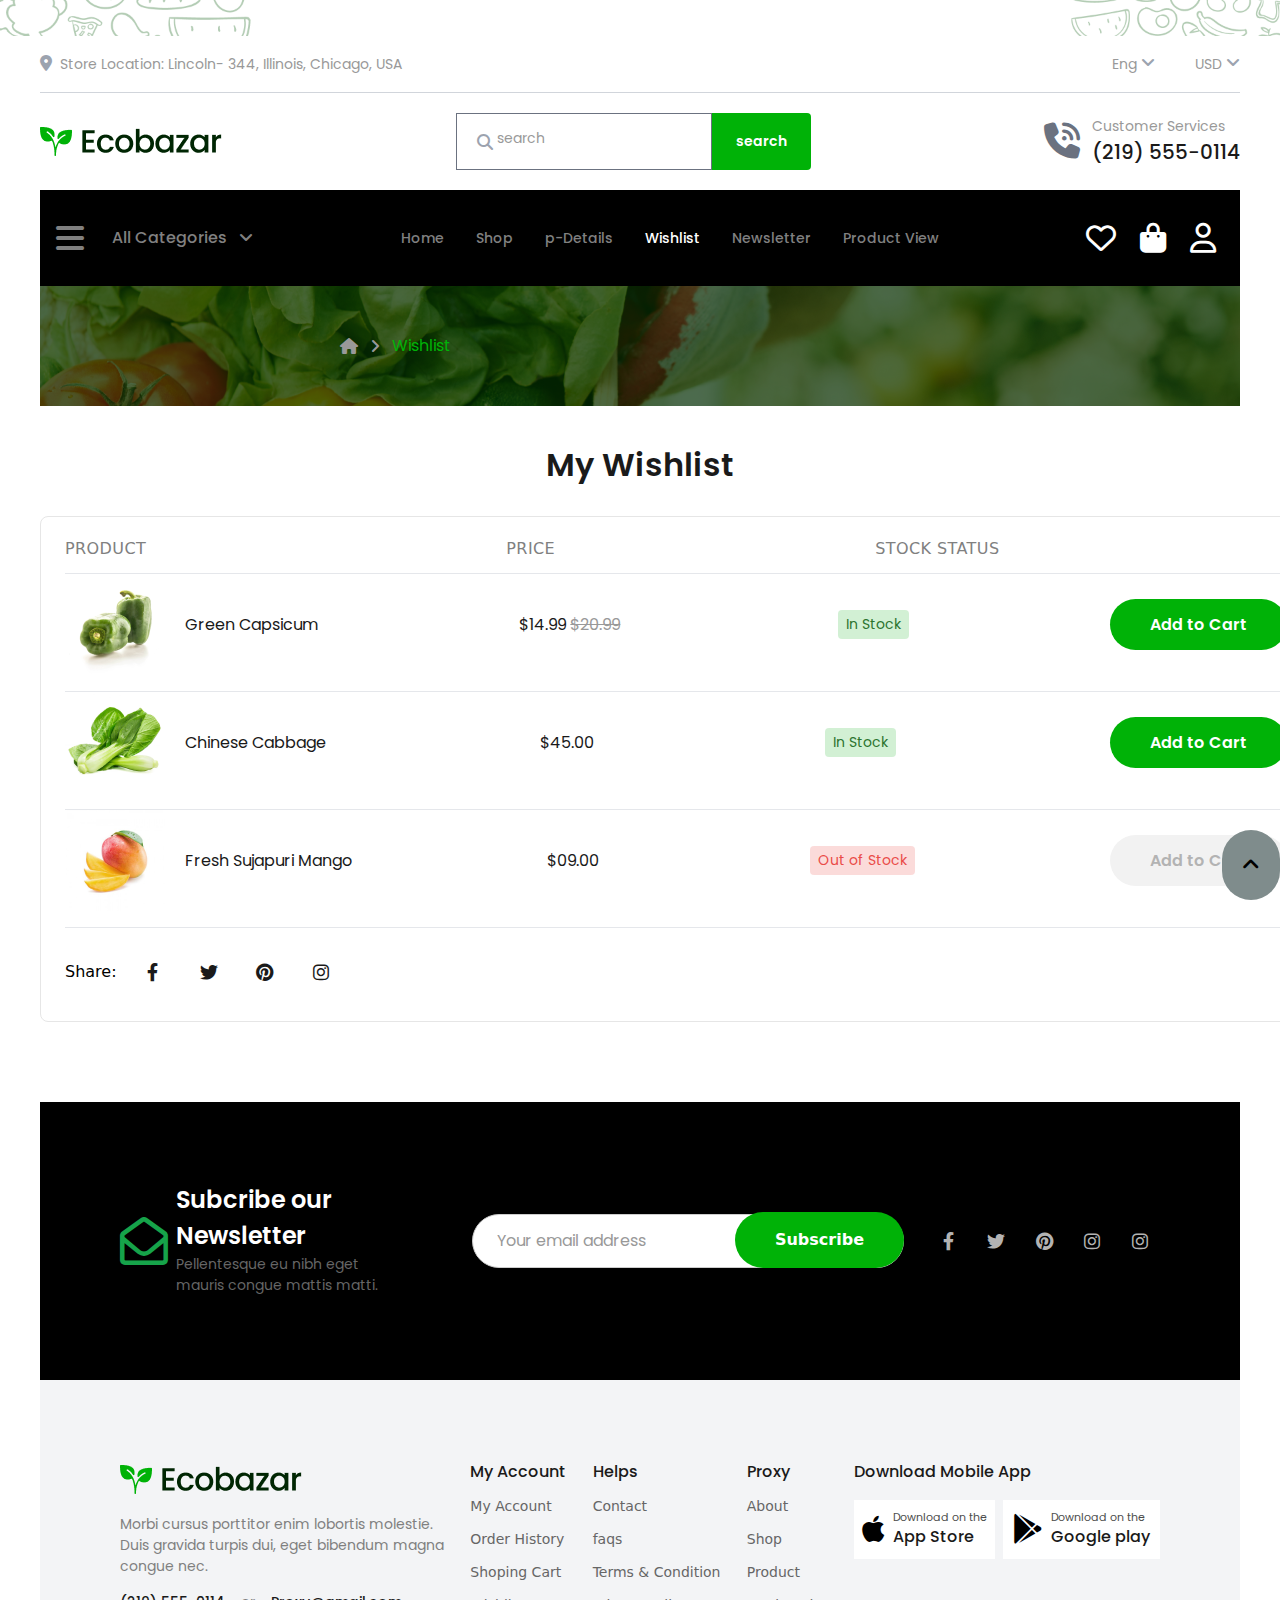
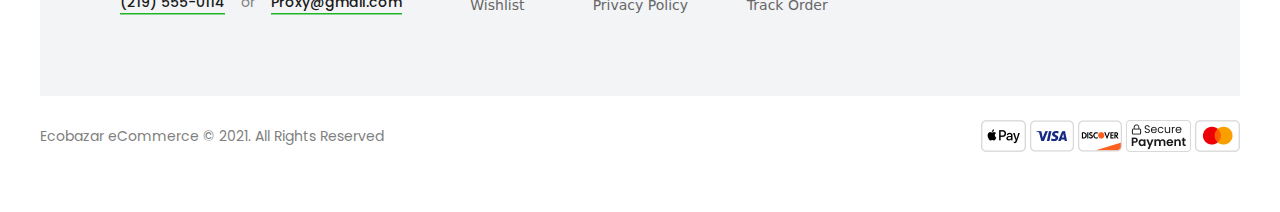
<file: wishlist.html>
<!DOCTYPE html>
<html lang="en">

<head>
    <meta charset="UTF-8">
    <meta name="viewport" content="width=device-width, initial-scale=1.0">
    <link rel="stylesheet" href="font-awosome/css/all.min.css">
    <link rel="stylesheet" href="css/owl.carousel.min.css">
    <link rel="stylesheet" href="css/magnific-popup.css">
    <link rel="stylesheet" href="css/style.css">
    <link rel="stylesheet" href="css/project.css">
    <title>my wishlist</title>
</head>

<body>
    <header class="all-header">
        <section>
            <div class="container px-10">
                <div class="eco-heading-lang-area">
                    <div class="eco-heading-lang flex justify-between border-b border-b-gray-300  py-4 ">
                        <div class="eco-heading-lang-left eco-tag flex space-x-2 items-center">
                            <a href="#"><i class="fa-solid fa-location-dot text-gray-400"></i></a>
                            <a href="location:Store Location: Lincoln- 344, Illinois, Chicago, USA">
                                <p>Store Location: Lincoln- 344, Illinois, Chicago, USA</p>
                            </a>
                        </div>
                        <div class="eco-heading-lang-right flex justify-between eco-tag gap-10">
                            <div class="eco-heading-single-lang flex justify-between items-center  space-x-1">
                                <a href="#">
                                    <p>Eng</p>
                                </a>
                                <a href="#"> <i class="fa-solid fa-angle-down text-gray-400"></i></a>

                            </div>
                            <div class="eco-heading-single-lang flex justify-between items-center space-x-1">
                                <a href="#">
                                    <p>USD</p>
                                </a>
                                <a href="#"> <i class="fa-solid fa-angle-down text-gray-400"></i></a>


                            </div>
                        </div>
                    </div>

                </div>
            </div>
        </section>
        <!-- logo area -->
        <section>
            <div class="container px-10">
                <div class="eco-logo-heading-area py-5 flex justify-between items-center">
                    <div class="eco-logo-heading">
                        <div class="eco-logo-png">
                            <a href="index.html"><img src="home-img/Logo.png" alt=""></a>
                        </div>
                    </div>
                    <div class="eco-logo-search flex ">
                        <div class="eco-logo-serch-input relative w-64 border border-gray-500 px-5 py-3">
                            <i class="fa-solid fa-magnifying-glass absolute mt-2 text-gray-400"></i>
                            <input type="search" value="search" class="ms-5">
                        </div>
                        <div class="eco-logo-serach-button">
                            <a href="#">search</a>
                        </div>
                    </div>
                    <div class="eco-logo-call-numbr flex items-center gap-3">
                        <div class="eco-logo-call-icon">
                            <a href="tel:"><i class="fa-solid fa-phone-volume text-4xl text-gray-500"></i></a>
                        </div>
                        <div class="eco-logo-call-content eco-tag">
                            <a href="tel:">
                                <p>Customer Services</p>
                            </a>
                            <a href="tel:">
                                <h4>(219) 555-0114</h4>
                            </a>

                        </div>
                    </div>
                </div>
            </div>
        </section>
        <!-- eco primary menu area -->
        <section>
            <div class="container px-10">
                <div class="eco-primary-menu flex justify-between items-center bg-black py-4">
                    <div class="eco-icon-menu flex gap-3 items-center justify-center">
                        <a href="#"><i class="fa-solid fa-bars eco-bar"></i></a>
                        <a href="#">All Categories</a>
                        <a href="#"><i class="fa-solid fa-angle-down flex items-center"></i></a>
                    </div>
                    <div class="eco-primary-main-menu ">
                        <ul class="flex gap-8">
                            <li><a href="index.html">Home</a></li>
                            <li><a href="shop.html">Shop</a></li>
                            <li><a href="ptoduct-detailes.html">p-Details</a></li>
                            <li><a href="wishlist.html" class="active">Wishlist</a></li>
                            <li><a href="newsletter.html" class="popup-new">Newsletter</a></li>
                            <li><a href="product-view.html" class="Product-View">Product View</a></li>
                        </ul>
                    </div>
                    <div class="eco-primary-icon flex items-center gap-6 pe-6  text-3xl text-white">
                        <i class="fa-regular fa-heart"></i>
                        <i class="fa-solid fa-bag-shopping"></i>
                        <i class="fa-regular fa-user"></i>
                    </div>
                </div>
            </div>
        </section>
    </header>
    <!-- main -->
    <main>
        <!-- hero wishlist -->
        <section>
            <div class="container px-10">
                <div class="wishlist-hero-area">
                    <i class="fa-solid fa-house"></i>
                    <i class="fa-solid fa-angle-right"></i>
                    <a href="wishlist.html" id="wishlist" class="active">Wishlist</a>
                </div>
            </div>
        </section>
        <!-- my whislist area start -->
        <section>
            <div class="container px-10">
                <div class="my-whislist-heading">
                    <h2>My Wishlist</h2>
                </div>
                <div class="my-whislist-content-area-all">
                    <div class="my-whislist-content-area-heading flex gap-80 items-center
                    border-b border-b-gray-200 pb-4">
                        <a href="#">Product</a>
                        <a href="#" class="ps-10">price</a>
                        <a href="#">Stock Status</a>
                    </div>
                    <!-- single my-whislist-content-main start -->
                    <div
                        class="my-whislist-content-main flex justify-between items-center border-b border-b-gray-200 pb-4">
                        <div class="my-whislist-content-left flex justify-center items-center gap-5">
                            <img src="home-img/1-wish.png" alt="">
                            <p>Green Capsicum</p>
                        </div>
                        <div class="my-whislist-content-left-middle flex gap-1">
                            <p>$14.99</p>
                            <del>$20.99</del>
                        </div>
                        <div class="my-whislist-content-right-middle ps-4">
                            <a href="#">In Stock</a>
                        </div>
                        <div class="my-whislist-content-right flex justify-center items-center gap-6">
                            <a href="#" class="eco-button">Add to Cart</a>
                            <i class="fa-solid fa-xmark"></i>
                        </div>
                    </div>
                    <!-- single my-whislist-content-main end -->
                    <!-- single my-whislist-content-main start -->
                    <div
                        class="my-whislist-content-main flex justify-between items-center border-b border-b-gray-200 pb-4">
                        <div class="my-whislist-content-left flex justify-center items-center gap-5">
                            <img src="home-img/2-wish.png" alt="">
                            <p>Chinese Cabbage</p>
                        </div>
                        <div class="my-whislist-content-left-middle">
                            <p>$45.00</p>

                        </div>
                        <div class="my-whislist-content-right-middle ps-4">
                            <a href="#">In Stock</a>
                        </div>
                        <div class="my-whislist-content-right flex justify-center items-center gap-6">
                            <a href="#" class="eco-button">Add to Cart</a>
                            <i class="fa-solid fa-xmark"></i>
                        </div>
                    </div>
                    <!-- single my-whislist-content-main end -->
                    <!-- single my-whislist-content-main start -->
                    <div
                        class="my-whislist-content-main flex justify-between items-center border-b border-b-gray-200 pb-4">
                        <div class="my-whislist-content-left flex justify-center items-center gap-5">
                            <img src="home-img/3-wish.png" alt="">
                            <p>Fresh Sujapuri Mango</p>
                        </div>
                        <div class="my-whislist-content-left-middle ">
                            <p>$09.00</p>
                        </div>
                        <div class="my-whislist-content-right-middle ps-4">
                            <a href="#" class="out-off"> Out of Stock</a>
                        </div>
                        <div class="my-whislist-content-right flex justify-center items-center gap-6">
                            <a href="#" class="eco-button out-off">Add to Cart</a>
                            <i class="fa-solid fa-xmark"></i>
                        </div>
                    </div>
                    <!-- single my-whislist-content-main end -->
                    <div class="product-view-right-content-top-icon flex items-center gap-4 mt-6">
                        <h4>Share:</h4>
                        <a href="https://www.facebook.com/"><i class="fa-brands fa-facebook-f active"></i></a>
                        <a href="https://twitter.com/home"> <i class="fa-brands fa-twitter "></i></a>
                        <a href="https://www.instagram.com/"><i class="fa-brands fa-pinterest"></i></a>
                        <a href="https://www.instagram.com/"><i class="fa-brands fa-instagram"></i></a>
                    </div>
                </div>
            </div>
        </section>
        </div>
        </section>
        <!-- my whislist area end -->
        <!-- subscribe area start -->
        <section>
            <div class="container px-10">

                <div class="eco-subscribe-area flex gap-20 items-center bg-black p-20 ">
                    <div class="eco-subscribe-area-left flex justify-center items-center gap-2">
                        <div class="eco-subscribe-area-left-icon">
                            <i class="fa-regular fa-envelope-open text-5xl text-green-600"></i>
                        </div>
                        <div class="eco-subscribe-left-content">
                            <h3>Subcribe our Newsletter</h3>
                            <p>Pellentesque eu nibh eget mauris congue mattis matti.</p>
                        </div>
                    </div>
                    <div class="eco-subscribe-area-right flex gap-6 items-center">
                        <div class="eco-subcribe-right-area-input">
                            <input type="email" value="Your email address">
                            <a href="#">Subscribe</a>
                        </div>
                        <div class="eco-subcribe-right-area-icon flex gap-2 items-center justify-center">
                            <a href="https://www.facebook.com/"><i class="fa-brands fa-facebook-f active"></i></a>
                            <a href="https://twitter.com/home"> <i class="fa-brands fa-twitter "></i></a>
                            <a href="https://www.instagram.com/"><i class="fa-brands fa-pinterest"></i></a>
                            <a href="https://www.instagram.com/"><i class="fa-brands fa-instagram"></i></a>
                            <i class="fa-brands fa-instagram"></i>
                        </div>
                    </div>
                </div>
            </div>
        </section>
        <!-- subscribe area end -->
    </main>
    <footer>
        <section>
            <div class="container px-10">
                <div class="eco-footer-all-area flex justify-between bg-gray-100 p-20">
                    <!-- logo area -->
                    <div class="eco-footer-logo-area grid grid-cols-1 gap-y-3">
                        <a href="index.html"><img src="home-img/Logo.png" alt=""></a>
                        <p>Morbi cursus porttitor enim lobortis molestie.<br> Duis gravida turpis dui, eget bibendum
                            magna<br>
                            congue nec.</p>
                        <div class="eco-footer-logo-numbr flex gap-4">
                            <a href="tel:(219) 555-0114"><h3>(219) 555-0114</h3></a>
                            <p>or</p>
                            <a href="mailto:Proxy@gmail.com"><h3>Proxy@gmail.com</h3></a>
                        </div>
                    </div>
                    <!-- logo area end -->
                    <!-- eco-footer-single-content  start -->
                    <div class="eco-footer-single-content grid grid-cols-1 gap-3">
                        <a href="#" class="active">My Account</a>
                        <a href="#">My Account</a>
                        <a href="#">Order History</a>
                        <a href="#">Shoping Cart</a>
                        <a href="#">Wishlist</a>
                    </div>
                    <!-- eco-footer-single-content  start -->
                    <div class="eco-footer-single-content grid grid-cols-1 gap-3">
                        <a href="#" class="active">Helps</a>
                        <a href="#">Contact</a>
                        <a href="#">faqs</a>
                        <a href="#">Terms & Condition</a>
                        <a href="#">Privacy Policy</a>
                    </div>
                    <!-- eco-footer-single-content  start -->
                    <div class="eco-footer-single-content grid grid-cols-1 gap-3">
                        <a href="#" class="active">Proxy</a>
                        <a href="#">About</a>
                        <a href="#">Shop</a>
                        <a href="#">Product</a>
                        <a href="#">Track Order</a>
                    </div>
                    <div class="eco-mobile-footer-download">
                        <h3 class="mb-4">Download Mobile App</h3>
                        <div class="eco-mobile-footer-download-app flex gap-2">
                            <div class="eco-mobile-footer-download-single-app flex items-center gap-2 bg-white p-2">
                                <div class="eco-mobile-footer-download-single-app-icon">
                                    <a href="#"><i class="fa-brands fa-apple text-3xl"></i></a>
                                </div>
                                <div class="eco-mobile-footer-download-single-app-content">
                                    <p>Download on the</p>
                                    <h3>App Store</h3>
                                </div>
                            </div>
                            <div class="eco-mobile-footer-download-single-app flex items-center gap-2 bg-white p-2.5">
                                <div class="eco-mobile-footer-download-single-app-icon">
                                    <i class="fa-brands fa-google-play text-3xl"></i>
                                </div>
                                <div class="eco-mobile-footer-download-single-app-content">
                                    <p>Download on the</p>
                                    <h3>Google play</h3>
                                </div>
                            </div>
                        </div>
                    </div>
                </div>
            </div>
        </section>
        <section>
            <div class="container px-10">
                <div class="eco-copy-right-area flex items-center justify-between py-6">
                    <div class="eco-copy-right-area-left">
                        <p>Ecobazar eCommerce © 2021. All Rights Reserved</p>
                    </div>
                    <div class="eco-copy-right-area-right flex gap-1">
                        <a href="#"><img src="home-img/Method=ApplePay.png" alt=""></a>
                        <a href="#"><img src="home-img/Method=Visa.png" alt=""></a>
                        <a href="#"><img src="home-img/Method=Discover.png" alt=""></a>
                        <a href="#"><img src="home-img/footer-4.png" alt=""></a>
                        <a href="#"><img src="home-img/Method=Mastercard.png" alt=""></a>
                    </div>
                </div>
            </div>
        </section>

        <div class="scrooltop"><a href="#" class="scrollTop"><i class="fa-solid fa-angle-up"></i></a></div>

    </footer>













    <script src="js/jquery-3.7.1.min.js"></script>
    <script src="js/owl.carousel.min.js"></script>
    <script src="js/jquery.magnific-popup.min.js"></script>
    <script src="js/custom.js"></script>
</body>

</html>
</file>
<file: css/project.css>
/* genaral css */
@import url('https://fonts.googleapis.com/css2?family=Poppins:wght@400;500;600&display=swap');

body {
    background-image: url('../home-img/BG\ Shepes.png');
    background-repeat: no-repeat;
    padding-top: 36px;
    padding-bottom: 36px;
    background-size: cover;
    position: relative;

}

.container {
    max-width: 1400px;
    margin-left: auto;
    margin-right: auto;
    background-color: #fff;
   

}

* {
    margin: 0;
    padding: 0;
}

:root {
    --eco-primary-font: "Poppins";
    --eco-primary-color: #333333;
    --eco-secondary-color: #808080;
    --eco-buttn-color: #00B207;
    --eco-text-color: #999;
    --eco-heading-color: #1A1A1A;
}

/* --------------------------------------------------
common css
------------------------------------------------------ */
li {
    list-style: none;
}

a {
    text-decoration: none;
}

.eco-top-heading p {
    color: var(--eco-buttn-color);
    text-align: center;
    font-family: var(--eco-primary-font);
    font-size: 14px;
    font-style: normal;
    font-weight: 500;
    line-height: 100%;
    letter-spacing: 0.28px;
    text-transform: uppercase;
}

.eco-top-heading {
    color: var(--eco-heading-color);
    text-align: center;
    font-family: var(--eco-primary-font);
    font-size: 36px;
    font-style: normal;
    font-weight: 600;
    line-height: 120%;
    margin-top: 8px;
    margin-bottom: 36px;
}

.eco-tag p {
    color: var(--eco-text-color);
    font-family: var(--eco-primary-font);
    font-size: 14px;
    font-style: normal;
    font-weight: 400;
    line-height: 150%;
}

.eco-tag h4 {
    color: var(--eco-heading-color);
    font-family: var(--eco-primary-font);
    font-size: 20px;
    font-style: normal;
    font-weight: 500;
    line-height: 150%;
}

.eco-button {
    padding: 16px 40px;
    color: #fff;
    background-color: var(--eco-buttn-color);
    border-radius: 43px;
    font-family: var(--eco-primary-font);
    font-size: 16px;
    font-style: normal;
    font-weight: 600;
    line-height: 120%;
}

/* ----------------------
heading area
---------------------- */
.eco-logo-serch-input input {
    color: var(--eco-text-color);
    font-family: var(--eco-primary-font);
    font-size: 14px;
    font-style: normal;
    font-weight: 400;
    line-height: 150%;
    max-width: 100%;
}

.eco-logo-serach-button a {
    display: flex;
    padding: 20px 24px;
    justify-content: center;
    align-items: center;
    gap: 12px;
    border-radius: 0px 4px 4px 0px;
    background: var(--eco-buttn-color);
    color: #fff;
    font-family: var(--eco-primary-font);
    font-size: 14px;
    font-style: normal;
    font-weight: 600;
    line-height: 120%;
}

.eco-icon-menu a {
    color: var(--eco-secondary-color);
    font-family: var(--eco-primary-font);
    font-size: 16px;
    font-style: normal;
    font-weight: 500;
    line-height: 150%;
    font-family: var(--eco-primary-font);
}

.eco-icon-menu a:hover {
    color: #fff;
}

.eco-icon-menu a i.eco-bar {
    padding: 16px;
    font-size: 32px;

}

.eco-icon-menu a i.eco-bar:hover {
    background-color: #00B207;

}

.eco-primary-main-menu ul li a {
    color: var(--eco-secondary-color);
    font-family: var(--eco-primary-font);
    font-size: 14px;
    font-style: normal;
    font-weight: 500;
    line-height: 150%;

}

.eco-primary-main-menu ul li a:hover,
.eco-primary-main-menu ul li a.active {
    color: #fff;
}

/* ------------------------------------
hero section
----------------------------------- */
.eco-hero-catagory-area {
    border: 1px solid var(--eco-secondary-color);
    width: 312px;

}

.eco-hero-catagory-single-area {
    display: flex;
    align-items: center;
    gap: 12px;
    padding: 16px 28px 16px 20px;
}

.eco-hero-catagory-single-area:hover {
    background-color: var(--eco-buttn-color);
    cursor: pointer;
}

.eco-hero-catagory-single-area h6 {
    color: var(--eco-heading-color);
    font-family: var(--eco-primary-font);
    font-size: 14px;
    font-style: normal;
    font-weight: 400;
    line-height: 150%;

}

.eco-hero-catagory-single-area i {
    font-size: 24px;
}

.eco-hero-content-area {
    background-image: url('../home-img/ractangle/Rectangle\ 52.png');
    background-repeat: no-repeat;
    width: 984px;
    height: 560px;
    padding-top: 141px;
    padding-bottom: 141px;
    padding-left: 72px;

}

.eco-hero-content-bg {
    width: 100%;
    background-size: cover;

}

.owl-section {
    padding-right: 326px;
}

.eco-hero-single-content-heading h1 {
    color: #FFF;
    font-family: var(--eco-primary-font);
    font-size: 48px;
    font-style: normal;
    font-weight: 600;
    line-height: 120%;
    padding-right: 323px;

}

.eco-hero-single-content-heading h3 {
    color: rgba(255, 255, 255, 0.60);
    font-family: Poppins;
    font-size: 24px;
    font-style: normal;
    font-weight: 500;
    line-height: 120%;
    letter-spacing: 0.72px;
    text-transform: uppercase;
    margin-top: 20px;
    margin-bottom: 48px;
    padding-right: 716px;
}

.owl-dots {
    position: absolute;
    bottom: -147px;
}

.eco-hero-slider-area .owl-dots .owl-dot {
    width: 10px;
    height: 10px;
    border-radius: 50%;
    margin: 5px;
    background-color: green !important;
}

.eco-hero-slider-area .owl-dots .owl-dot.active {
    background-color: var(--eco-secondary-color) !important;
}

/* ----------------------------------
eco-single-about-area
--------------------------------------- */
.eco-single-about-area {
    display: flex;
    justify-content: center;
    align-items: center;
    gap: 16px;
    padding-top: 30px;
    padding-bottom: 30px;
    border-bottom: 3px solid #999;
    cursor: pointer;
}

.eco-single-about-area:hover {
    border-bottom: 3px solid var(--eco-buttn-color);
}

.eco-single-about-icon i {
    width: 78px;
    height: 78px;
    font-size: 36px;
    color: var(--eco-buttn-color);
    background-color: #EDF2EE;
    border-radius: 50%;
    display: flex;
    justify-content: center;
    align-items: center;
}

.eco-single-about-icon i:hover {
    color: #fff;
    background-color: var(--eco-buttn-color);

}

.eco-single-about-content {
    color: var(--eco-heading-color);
    font-family: var(--eco-primary-font);
    font-size: 18px;
    font-style: normal;
    font-weight: 600;
    line-height: 150%;
}

.eco-single-about-content p {
    color: var(--eco-text-color);
    font-family: Poppins;
    font-size: 14px;
    font-style: normal;
    font-weight: 400;
    line-height: 150%;
}

/* ---------------------------------------
eco-best-deal-area
------------------------------------------- */

.eco-best-deal-area {
    background-image: url('../home-img/ractangle/Rectangle.png');
    width: 100%;
    height: 536px;
    background-repeat: no-repeat;
    padding-top: 35px;
    position: relative;
}

#stopwatch div {
    color: #FFF;
    text-align: center;
    font-family: Poppins;
    font-size: 24px;
    font-style: normal;
    font-weight: 400;
    line-height: 150%;
    padding: 10px;
}

#stopwatch div span {
    margin-left: 8px;
}

#stopwatch p {
    color: rgba(255, 255, 255, 0.80);
    text-align: start;
    font-family: var(--eco-primary-font);
    font-size: 12px;
    font-style: normal;
    font-weight: 400;
    line-height: 100%;
    letter-spacing: 0.36px;
    text-transform: uppercase;
    margin-top: 8px;
}

.eco-fat-meat-area {
    background-image: url('../home-img/ractangle/Rectangle-2.png');
    width: 100%;
    height: 536px;
    background-repeat: no-repeat;
    padding-top: 35px;
}

.eco-suymmer-sale-area {
    background-image: url('../home-img/ractangle/Rectangle-3.png');
    width: 100%;
    height: 536px;
    background-repeat: no-repeat;
    padding-top: 35px;
}

.eco-best-deal-area h6,
.eco-fat-meat-area h6 {
    color: #FFF;
    text-align: center;
    font-family: var(--eco-primary-font);
    font-size: 14px;
    font-style: normal;
    font-weight: 500;
    line-height: 100%;
    letter-spacing: 0.42px;
    text-transform: uppercase;
}

.eco-best-deal-area h2,
.eco-fat-meat-area h2 {
    color: #FFF;
    text-align: center;
    font-family: var(--eco-primary-font);
    font-size: 40px;
    font-style: normal;
    font-weight: 600;
    line-height: 120%;
    margin-top: 16px;
    margin-bottom: 8px;
}

.eco-fat-meat-area h5 {
    color: #FFF;
    text-align: center;
    font-family: var(--eco-primary-font);
    font-size: 24px;
    font-style: normal;
    font-weight: 400;
    line-height: 150%;
}

.eco-fat-meat-area h5 span {
    color: #FF8A00;
    font-family: var(--eco-primary-font);
    font-size: 20px;
    font-style: normal;
    font-weight: 600;
    line-height: 150%;
}

.eco-fruit-sale-button .eco-button {
    background-color: #fff;
    color: #00B207;
}





.eco-suymmer-sale-area h6 {
    color: var(--eco-heading-color);
    text-align: center;
    font-family: var(--eco-primary-font);
    font-size: 14px;
    font-style: normal;
    font-weight: 500;
    line-height: 100%;
    /* 14px */
    letter-spacing: 0.42px;
    text-transform: uppercase;
}

.eco-suymmer-sale-area h2 {
    color: var(--eco-heading-color);
    text-align: center;
    font-family: var(--eco-primary-font);
    font-size: 40px;
    font-style: normal;
    font-weight: 600;
    line-height: 120%;
    margin-top: 16px;
    margin-bottom: 8px;
}

.eco-suymmer-sale-area h5 span {
    border-radius: 5px;
    background: var(--eco-heading-color);
    padding: 6px 12px;
    color: #FCC900;
    text-align: center;
    font-family: var(--eco-primary-font);
    font-size: 18px;
    font-style: normal;
    font-weight: 600;
    line-height: 150%;
}

.eco-suymmer-sale-area h5 {
    color: var(--eco-heading-color);
    text-align: center;
    font-family: var(--eco-primary-font);
    font-size: 18px;
    font-style: normal;
    font-weight: 400;
    line-height: 150%;
    /* 27px */
}

/* -------------------------------------
eco-top-single
------------------------------------------*/

.eco-top-single:hover {
    box-shadow: 0px 0px 12px 0px rgba(32, 181, 38, 0.32);
    cursor: pointer;
}

.eco-top-single img {
    width: 190px;
    height: 130px;
}

.eco-top-single h6 {
    color: var(--eco-heading-color);
    text-align: center;
    font-family: Poppins;
    font-size: 18px;
    font-style: normal;
    font-weight: 500;
    line-height: 150%;
    margin-bottom: 24px;
}

/*-----------------------------
 fetured area 
------------------------------- */
.eco-fetured-left {
    background-image: url('../home-img/fetures/Image.png');
    background-repeat: no-repeat;
    height: 335px;
    padding-top: 24px;
}

.eco-fetured-single-area-active-icon i {
    width: 40px;
    height: 40px;
    background-color: #F2F2F2;
    border-radius: 50%;
    display: flex;
    justify-content: center;
    align-items: center;
    position: absolute;
    top: 15px;
    right: 16px;
    display: none;
}

.eco-fetured-single-area-active-icon i.view {
    top: 62px;
    right: 16px;
}

.eco-fetured-left p {
    color: var(--eco-heading-color);
    text-align: center;
    font-family: var(--eco-primary-font);
    font-size: 12px;
    font-style: normal;
    font-weight: 500;
    line-height: 100%;
    letter-spacing: 0.36px;
    text-transform: uppercase;
    margin-bottom: 8px;
}

.eco-fetured-left h3 {
    color: var(--eco-buttn-color);
    text-align: center;
    font-family: var(--eco-primary-font);
    font-size: 32px;
    font-style: normal;
    font-weight: 600;
    line-height: 120%;
}

.eco-fetured-single-area {
    border: 1px solid #E6E6E6;
}

.eco-fetured-single-area:hover .eco-fetured-single-area-active-icon i {
    display: block;
    display: flex;
    justify-content: center;
    align-items: center;
}
.eco-fetured-single-area:hover .eco-single-fetured-content-right-icon i {
    color: #FFF;
    background-color: var(--eco-buttn-color);
    cursor: pointer;

}

.eco-fetured-single-area:hover {
    border: 1px solid var(--eco-buttn-color);
    box-shadow: 0px 0px 12px 0px rgba(32, 181, 38, 0.32);
    position: relative;
    cursor: pointer;
}


.eco-single-fetured-content-left p {
    color: var(--eco-secondary-color);
    font-family: var(--eco-primary-font);
    font-size: 14px;
    font-style: normal;
    font-weight: 400;
    line-height: 150%;
}

.eco-single-fetured-content-left h6 {
    color: var(--eco-heading-color);
    font-family: var(--eco-primary-font);
    font-size: 16px;
    font-style: normal;
    font-weight: 500;
    line-height: 150%;
}

.eco-single-fetured-content-left-icon i {
    color: #FF8A00;
    font-size: 10px;
}

.eco-single-fetured-content-left-icon i.active {
    color: #CCCCCC;
}

.eco-single-fetured-content-right-icon i {
    width: 40px;
    height: 40px;
    background-color: #F2F2F2;
    border-radius: 50%;
    display: flex;
    justify-content: center;
    align-items: center;
}





/* -------------------------
Products area 
--------------------------- */
.eco-single-product-area {
    display: flex;
    gap: 16px;
    flex-direction: column;
}

.single-product-area-content {
    display: flex;
    gap: 12px;
    align-items: center;
    border: 1px solid #E6E6E6;
    padding-top: 7px;
    padding-bottom: 6px;
}

.single-product-area-heading h5 {
    color: var(--eco-heading-color);
    font-family: Poppins;
    font-size: 18px;
    font-style: normal;
    font-weight: 500;
    line-height: 150%;
}

.single-product-area-content:hover {
    border: 1px solid var(--eco-buttn-color);
    box-shadow: 0px 0px 12px 0px rgba(32, 181, 38, 0.32);
    cursor: pointer;
}



.single-product-area-content-active p {
    color: #2C742F;
    font-family: var(--eco-primary-font);
    font-size: 14px;
    font-style: normal;
    font-weight: 400;
    line-height: 150%;
    margin-bottom: 8px;
}

.single-product-area-content-active-icon i {
    width: 40px;
    height: 40px;
    background-color: #F2F2F2;
    border-radius: 50%;
    display: flex;
    justify-content: center;
    align-items: center;
}

.single-product-area-content-active-icon i:hover {
    color: #FFF;
    background-color: var(--eco-buttn-color);
    cursor: pointer;
}



.single-eco-product-area-img {
    background-image: url('../home-img/fetures/15.png');
    background-repeat: no-repeat;
    height: 423px;
    padding-top: 32px;
}

.single-eco-product-area-img h6 {
    color: var(--eco-heading-color);
    text-align: center;
    font-family: var(--eco-primary-font);
    font-size: 12px;
    font-style: normal;
    font-weight: 500;
    line-height: 100%;
    letter-spacing: 0.36px;
    text-transform: uppercase;
    margin-bottom: 8px;
}

.single-eco-product-area-img h2 span {
    color: var(--eco-heading-color);
    text-align: center;
    font-family: var(--eco-primary-font);
    font-family: Poppins;
    font-size: 32px;
    font-style: normal;
    font-weight: 600;
    line-height: 120%;
}

.single-eco-product-area-img h2 {
    color: var(--eco-heading-color);
    text-align: center;
    font-family: var(--eco-primary-font);
    font-family: Poppins;
    font-size: 32px;
    font-style: normal;
    font-weight: 400;
    line-height: 120%;
    padding-left: 19px;
}

/* ---------------------------------
eco-video-area
--------------------------------- */
.eco-video-area {
    background-image: url('../home-img/vedio.png');
    background-repeat: no-repeat;
    height: 396px;
    margin-top: 60px;
    margin-bottom: 60px;
    padding-right: 420px;
    padding-left: 420px;
    padding-top: 100px;
    padding-bottom: 100px;
}

.eco-video-area h2 {
    color: #FFF;
    font-family: var(--eco-primary-font);
    font-size: 36px;
    font-style: normal;
    font-weight: 600;
    line-height: 120%;
    text-align: center;

}

.eco-video-area i {
    width: 80px;
    height: 80px;
    border: 1px solid #fff;
    border-radius: 50%;
    display: flex;
    justify-content: center;
    align-items: center;
    color: #FFF;
    font-size: 36px;
    text-align: center;
    margin-left: 200px;
    margin-top: 30px;
}

/* -----------------------------------
eco-single-team-icon
------------------------------------ */
.eco-single-team-icon {
    background-image: url('../home-img/Image.png');
    background-repeat: no-repeat;
    height: 280px;
    display: flex;
    justify-content: center;
    align-items: center;
    gap: 4px;
}

.eco-single-team-icon i,
.eco-subcribe-right-area-icon i {
    width: 40px;
    height: 40px;
    color: #fff;
    border-radius: 50%;
    display: flex;
    justify-content: center;
    align-items: center;
    font-size: 18px;

}

.eco-single-team-icon i {
    display: none;
}

.eco-single-team-icon i:hover {
    background-color: var(--eco-buttn-color);
    cursor: pointer;
}

.eco-single-team-member:hover .eco-single-team-icon i {
    display: block;
    display: flex;
    justify-content: center;
    align-items: center;
}

.eco-single-team-content {
    padding: 20px;
    border: 1px solid #CCCCCC;
}

.eco-single-team-content h3 {
    color: var(--eco-heading-color);
    font-family: var(--eco-primary-font);
    font-size: 18px;
    font-style: normal;
    font-weight: 500;
    line-height: 150%;
}

.eco-single-team-content p {
    color: var(--gray-scale-gray-500, #808080);
    font-family: var(--eco-primary-font);
    font-size: 14px;
    font-style: normal;
    font-weight: 400;
    line-height: 150%;
}

/* ----------------------------------------
testimonial area 
----------------------------------------- */
.eco-single-slide-area {
    background-color: #fff;
    padding: 24px;
    width: 384px;
    height: 254px;
}

.eco-single-slide-profile-icon i {
    color: #FF8A00;
}

.eco-single-slide-profile-left-content h3 {
    color: var(--eco-heading-color);
    text-align: center;
    font-family: var(--eco-heading-color);
    font-size: 16px;
    font-style: normal;
    font-weight: 500;
    line-height: 150%;

}

.eco-single-slide-profile-left-content P {
    color: var(--eco-text-color);
    text-align: center;
    font-family: Poppins;
    font-size: 14px;
    font-style: normal;
    font-weight: 400;
    line-height: 150%;
}

.eco-single-slide-area img {
    max-width: 30px;
    height: 26px;
}

.eco-single-slide-area p {
    color: var(--eco-secondary-color);
    font-family: var(--eco-primary-font);
    font-size: 14px;
    font-style: normal;
    font-weight: 400;
    line-height: 150%;
    margin-bottom: 16px;
}

.eco-single-slide-profile-left-img img {
    max-width: 56px;
    height: 56px;
}

/* ---------------------------------
subscribe area start
--------------------------------------- */

.eco-subscribe-left-content h3 {
    color: #fff;
    font-family: var(--eco-primary-font);
    font-size: 24px;
    font-style: normal;
    font-weight: 600;
    line-height: 150%;
}

.eco-subscribe-left-content p {
    color: #666;
    font-family: var(--eco-primary-font);
    font-size: 14px;
    font-style: normal;
    font-weight: 400;
    line-height: 150%;
    margin-bottom: 4px;
}

.eco-subcribe-right-area-input {
    position: relative;
}

.eco-subcribe-right-area-input input {
    padding: 14px 24px;
    width: 432px;
    color: var(--eco-text-color);
    font-family: var(--eco-primary-font);
    font-size: 16px;
    font-style: normal;
    font-weight: 400;
    line-height: 150%;
    border: 1px solid #CCCCCC;
    border-radius: 50px;

}

.eco-subcribe-right-area-input a {
    position: absolute;
    right: 0;
    bottom: 0;
    padding: 18px 40px;
    color: #FFF;
    font-family: var(--eco-secondary-color);
    font-size: 16px;
    font-style: normal;
    font-weight: 600;
    line-height: 20px;
    border-radius: 43px;
    background: var(--eco-buttn-color);
}

.eco-subcribe-right-area-icon i {
    width: 40px;
    height: 40px;
    color: #B3B3B3;
    border-radius: 50%;
    display: flex;
    justify-content: center;
    align-items: center;
    font-size: 18px;
}

.eco-subcribe-right-area-icon i:hover {
    background-color: var(--eco-buttn-color);
    color: #fff;
}



/* footer area 
------------------------ */
.eco-footer-logo-area p {
    color: var(--eco-secondary-color);
    font-family: var(--eco-primary-font);
    font-size: 14px;
    font-style: normal;
    font-weight: 400;
    line-height: 150%;
}

.eco-footer-logo-numbr h3 {
    color: var(--eco-heading-color);
    font-family: var(--eco-primary-font);
    font-size: 14px;
    font-style: normal;
    font-weight: 500;
    line-height: 150%;
    box-shadow: 0px 1.5px 0px 0px #20B526;
}

.eco-footer-single-content a.active {
    color: var(--eco-heading-color);
    font-family: var(--eco-primary-font);
    font-size: 16px;
    font-style: normal;
    font-weight: 500;
    line-height: 150%;
}

.eco-footer-single-content a {
    color: #666;
    font-family: var(--eco-heading-color);
    font-size: 14px;
    font-style: normal;
    font-weight: 400;
    line-height: 150%;
}

.eco-mobile-footer-download h3 {
    color: var(--eco-heading-color);
    font-family: var(--eco-primary-font);
    font-size: 16px;
    font-style: normal;
    font-weight: 500;
    line-height: 150%;
}

.eco-mobile-footer-download-single-app-content p {
    color: #4D4D4D;
    font-family: var(--eco-primary-font);
    font-size: 11px;
    font-style: normal;
    font-weight: 400;
    line-height: 130%;
}

.eco-copy-right-area-left p {
    color: var(--eco-secondary-color);
    font-family: Poppins;
    font-size: 14px;
    font-style: normal;
    font-weight: 400;
    line-height: 150%;
}

/* -----------------------------------------------------------------------------------
newsteller poppu area
------------------------------------------------------------------------------------ */
.newsletter-poppup-area {
    background-color: #fff;
    display: flex;
    justify-content: center;
    align-items: center;
    gap: 40px;
    padding: 10px 40px 10px 10px;


}

.newsletter-popup-left img {
    width: 354px;
    height: 380px;
    flex-shrink: 0;
}

.newsletter-popup-right h2 {
    color: var(--eco-heading-color);
    text-align: center;
    font-family: var(--eco-primary-font);
    font-size: 40px;
    font-style: normal;
    font-weight: 600;
    line-height: 120%;
    /* 48px */
}

.newsletter-popup-right p {
    color: var(--eco-text-color);
    text-align: center;
    font-family: var(--eco-primary-font);
    font-size: 16px;
    font-style: normal;
    font-weight: 400;
    line-height: 150%;
    margin-top: 12px;
    margin-bottom: 24px;

}

.newsletter-popup-right p span {
    color: #FF8A00;
}

.newteller-right-area-input {
    position: relative;
    text-align: center;
}

.newteller-right-area-input input {

    padding: 14px 24px;
    width: 432px;
    color: var(--eco-text-color);
    font-family: var(--eco-primary-font);
    font-size: 14px;
    font-style: normal;
    font-weight: 400;
    line-height: 150%;
    border: 1px solid #CCCCCC;
    border-radius: 50px;

}

.newteller-right-area-input a {
    position: absolute;
    top: 0;
    right: 0;
    padding: 16px 40px;
    color: #FFF;
    font-family: var(--eco-secondary-color);
    font-size: 16px;
    font-style: normal;
    font-weight: 600;
    line-height: 20px;
    border-radius: 43px;
    background: var(--eco-buttn-color);
}

/* ------------------------------------------------------------------------------------------------------------
shop area
----------------------------------------------------------------------------------- -------------------------*/
.eco-best-deal-area.eco-shop {
    background-image: url('../home-img/vedio.png');
    background-repeat: no-repeat;
    width: 1320px;
    height: 358px;
    flex-shrink: 0;
}

#timer div {
    color: #00B207;
    text-align: center;
    font-family: var(--eco-primary-font);
    font-size: 24px;
    font-style: normal;
    font-weight: 400;
    line-height: 150%;
}

#timer div span {
    margin-left: 8px;
    color: #fff;
    margin-right: 20px;
}

#timer div p {
    text-align: start;

    color: #FFF;
    font-family: var(--eco-primary-font);
    font-size: 12px;
    font-style: normal;
    font-weight: 400;
    line-height: 100%;
    letter-spacing: 0.36px;
    text-transform: uppercase;
}

/* -------------------------------------------------------------------------------------------------------
product-view-right-all
---------------------------------------------------------------------------------------------------------- */
.product-view-all {
    width: 1320px;
    height: 636px;
    padding: 40px;
    border-radius: 8px;
    background: #FFF;

}

.product-view-right-all {
    display: flex;
    flex-direction: column;
    gap: 24px;
}

.product-view-right-heading-top h2 {
    color: var(--eco-heading-color);
    font-family: var(--eco-primary-font);
    font-size: 36px;
    font-style: normal;
    font-weight: 600;
    line-height: 120%;
    /* 43.2px */
}

.product-view-right-heading-top a {
    color: #2C742F;
    font-family: var(--eco-primary-font);
    font-size: 14px;
    font-style: normal;
    font-weight: 400;
    line-height: 150%;
    display: flex;
    padding: 4px 8px;
    justify-content: center;
    align-items: center;
    gap: 10px;
    border-radius: 4px;
    background: rgba(32, 181, 38, 0.20);
}

.product-view-right-heading-icon-star i {
    color: #FF8A00;
    font-size: 18px;
}

.product-view-right-heading-icon-star h6 {
    color: #666;
    font-family: var(--eco-primary-font);
    font-size: 14px;
    font-style: normal;
    font-weight: 400;
    line-height: 150%;
}

.product-view-right-heading-icon-star p {
    color: #666;
    font-family: var(--eco-primary-font);
    font-size: 14px;
    font-style: normal;
    font-weight: 400;
    line-height: 150%;

}

.product-view-right-heading-icon-star p::before {
    content: '.';
    margin-left: 5px;
    margin-right: 5px;
}

.product-view-right-heading-price del {
    color: #B3B3B3;
    font-family: var(--eco-primary-font);
    font-size: 20px;
    font-style: normal;
    font-weight: 400;
    line-height: 150%;
    text-decoration-line: strikethrough;
}

.product-view-right-heading-price h3 {
    color: #2C742F;
    font-family: var(--eco-primary-font);
    font-size: 24px;
    font-style: normal;
    font-weight: 500;
    line-height: 150%;
}

.product-view-right-heading-price a {
    color: #EA4B48;
    font-family: var(--eco-primary-font);
    font-size: 14px;
    font-style: normal;
    font-weight: 500;
    line-height: 150%;
    display: flex;
    padding: 3px 10px;
    align-items: center;
    border-radius: 30px;
    background: rgba(234, 75, 72, 0.10);
    margin-left: 12px;
}

.product-view-right-content-top-icon i {
    width: 40px;
    height: 40px;
    border-radius: 50%;
    display: flex;
    justify-content: center;
    align-items: center;
    color: var(--eco-heading-color);
    font-size: 18px;

}

.product-view-right-content-top-content p {
    color: var(--eco-secondary-color);
    font-family: var(--eco-primary-font);
    font-size: 14px;
    font-style: normal;
    font-weight: 400;
    line-height: 150%;
    margin-top: 16px;
}

.product-view-right-content-top-icon i:hover {
    background-color: #00B207;
    color: #fff;
}



.product-view-right-content-cart-left i,
.product-view-right-content-cart-left p {
    width: 40px;
    height: 40px;
    border-radius: 50%;
    display: flex;
    justify-content: center;
    align-items: center;
    color: var(--eco-heading-color);
    font-size: 18px;
    background-color: #eeeeee;
    color: #666;
}

.product-view-right-content-cart-left p {
    background-color: transparent;
}

.product-view-right-content-cart-buton a {

    width: 368px;
    padding: 16px 40px;
    background-color: #00B207;
    border-radius: 43px;
    display: flex;
    justify-content: center;
    align-items: center;
    gap: 16px;
    color: #fff;
    font-family: var(--eco-primary-font);
    font-size: 16px;
    font-style: normal;
    font-weight: 600;
    line-height: 120%;
}

.product-view-right-content-cart-icon i {
    width: 52px;
    height: 52px;
    display: flex;
    padding: 16px;
    align-items: flex-start;
    gap: 10px;
    border-radius: 43px;
    background: rgba(32, 181, 38, 0.10);
    font-size: 20px;
    color: #2C742F;
    margin-left: 12px;
}

.product-view-bottom {
    color: var(--eco-secondary-color);
    font-family: var(--eco-primary-font);
    font-size: 14px;
    font-style: normal;
    font-weight: 400;
    line-height: 150%;

}

/* -------------------------------------------------------------------------------
description-heading-area
---------------------------------------------------------------------------------- */
.description-left-right-content-area {
    display: flex;
    justify-content: space-between;
    margin-bottom: 60px;
}

.description-heading-area ul li {
    padding: 16px;

}

.description-heading-area ul li a {
    padding-right: 16px;
    padding-left: 16px;
    background: var(--gray-scale-white, #FFF);
    color: var(--eco-text-color);
    font-family: Poppins;
    font-size: 16px;
    font-style: normal;
    font-weight: 500;
    line-height: 150%;

}

.description-heading-area li:hover {
    background: var(--gray-scale-white, #FFF);
    box-shadow: 0px -2px 0px 0px #20B526 inset;
    cursor: pointer;
}

.description-heading-area a.active {
    padding: 16px;
    background: var(--gray-scale-white, #FFF);
    box-shadow: 0px -2px 0px 0px #20B526 inset;
    color: var(--eco-heading-color);
    font-family: Poppins;
    font-size: 16px;
    font-style: normal;
    font-weight: 500;
    line-height: 150%;
}

.description-single-cheak-area-icon {
    display: flex;
    gap: 11.5px;
    margin-bottom: 14px;
}

.description-single-cheak-area-icon i {
    width: 20px;
    height: 20px;
    font-size: 12.5px;
    border-radius: 100px;
    background: var(--branding-success, #00B207);
    display: flex;
    justify-content: center;
    align-items: center;
    color: #fff;
}

.description-single-area p {
    color: var(--eco-text-color);
    font-family: Poppins;
    font-size: 14px;
    font-style: normal;
    font-weight: 400;
    line-height: 140%;
}

.description-area-right-top {
    position: relative;
}

.description-area-right-top i {
    position: absolute;
    top: 129px;
    left: 236px;
    width: 50px;
    height: 50px;
    border-radius: 50%;
    display: flex;
    justify-content: center;
    align-items: center;
    color: #fff;
    background-color: var(--eco-buttn-color);
}

.description-area-right-bottom-single-content h3 {
    color: var(--eco-heading-color);
    font-family: var(--eco-primary-font);
    font-size: 14px;
    font-style: normal;
    font-weight: 500;
    line-height: 150%;
}

.description-area-right-bottom-single-content p {
    color: #808080;
    font-family: var(--eco-primary-font);
    font-size: 13px;
    font-style: normal;
    font-weight: 400;
    line-height: 150%;
    margin-top: 6px;
}

.description-area-right-bottom {
    border: 1px solid var(--eco-primary-color);
    padding: 24px 20px;
    display: flex;
    justify-content: space-between;
    align-items: center;
}

/* information area--------------------
----------------------------------- */
.single-information {
    display: flex;
    gap: 4px;
    padding-bottom: 12px;

}

.single-information h5 {
    color: var(--eco-heading-color);
    font-family: var(--eco-primary-font);
    font-size: 14px;
    font-style: normal;
    font-weight: 400;
    line-height: 150%;
}

.single-information p {
    color: #666;
    font-family: var(--eco-primary-font);
    font-size: 14px;
    font-style: normal;
    font-weight: 400;
    line-height: 150%;
}

/* ------------------------------
customar-feedback-single-top-left
-----------------------------------------*/
.customar-feedback-single {
    border-bottom: 1px solid #E6E6E6;
    padding-bottom: 20px;
    margin-bottom: 20px;
    width: 760px;

}

.customar-feedback-single p {
    color: var(--eco-secondary-color);
    font-family: var(--eco-primary-font);
    font-size: 14px;
    font-style: normal;
    font-weight: 400;
    line-height: 150%;
}

.customar-feedback-single-top-left {
    display: flex;
    align-items: center;
    gap: 12px;
}

.customar-feedback-single-top-left-name h5 {
    color: var(--eco-heading-color);
    font-family: var(--eco-primary-font);
    font-size: 14px;
    font-style: normal;
    font-weight: 500;
    line-height: 150%;
}

.customar-feedback-single-top {
    display: flex;
    justify-content: space-between;
    margin-bottom: 12px;
}

.product-view-right-heading-icon-star.active i {
    font-size: 12px;
}









/* ------------------------------------------------------------------------------
wishlist-hero-area
-------------------------------------------------------------------------------- */
.wishlist-hero-area {
    background-image: url('../home-img/vedio.png');
    background-repeat: no-repeat;
    height: 120px;
    padding-left: 300px;
    display: flex;
    align-items: center;
    gap: 12px;
}

.wishlist-hero-area i {
    color: var(--eco-text-color);
    font-size: 16px;
}

.wishlist-hero-area a {
    color: #999;
    font-family: var(--eco-primary-font);
    font-size: 16px;
    font-style: normal;
    font-weight: 400;
    line-height: 150%;
}

.wishlist-hero-area a.active {
    color: #00B207;
}

.my-whislist-heading h2 {
    color: var(--eco-heading-color);
    text-align: center;
    font-family: var(--eco-primary-font);
    font-size: 32px;
    font-style: normal;
    font-weight: 600;
    line-height: 120%;
    margin-top: 40px;
}

.my-whislist-content-area-all {
    padding: 24px;
    width: 1320px;
    height: 506px;
    margin-top: 32px;
    margin-bottom: 80px;
    border-radius: 8px;
    border: 1px solid var(--gray-scale-gray-100, #E6E6E6);
}

.my-whislist-content-area-heading a {
    color: var(--eco-secondary-color);
    font-weight: 500;
    line-height: 100%;
    letter-spacing: 0.42px;
    text-transform: uppercase;
}

.my-whislist-content-left p,
.my-whislist-content-left-middle p {
    color: var(--eco-heading-color);
    font-family: var(--eco-primary-font);
    font-size: 16px;
    font-style: normal;
    font-weight: 400;
    line-height: 150%;
}

.my-whislist-content-left-middle del {
    color: var(--eco-text-color);
    font-family: var(--eco-primary-font);
    font-size: 16px;
    font-style: normal;
    font-weight: 400;
    line-height: 150%;
    text-decoration-line: strikethrough;
}

.my-whislist-content-right-middle a {
    display: inline-flex;
    padding: 4px 8px;
    justify-content: center;
    align-items: center;
    gap: 10px;
    border-radius: 4px;
    background: rgba(32, 181, 38, 0.20);
    color: #2C742F;
    font-family: var(--eco-primary-font);
    font-size: 14px;
    font-style: normal;
    font-weight: 400;
    line-height: 150%;
}

.my-whislist-content-right-middle a.out-off {
    color: #EA4B48;
    background: rgba(234, 75, 72, 0.20);

}

.my-whislist-content-right i {
    width: 24px;
    height: 24px;
    border: 1px solid #999;
    border-radius: 50%;
    display: flex;
    justify-content: center;
    align-items: center;
    color: #999;
}

.my-whislist-content-right a.out-off {
    background: var(--gray-scale-gray-50, #F2F2F2);
    color: #B3B3B3;
}
.fixed{
    position: fixed;
    top: 0;
    right: 0;  
    left: 0; 
    z-index: 2;
}
.scrollTop{
    background-color: rgb(127, 140, 140);
    font-size: 20px;
    padding: 20px;
    position: fixed;
    right: 0;
    bottom: 0;
    border-radius: 50px;
}
</file>
<file: css/style.css>
/*
! tailwindcss v3.3.3 | MIT License | https://tailwindcss.com
*/

/*
1. Prevent padding and border from affecting element width. (https://github.com/mozdevs/cssremedy/issues/4)
2. Allow adding a border to an element by just adding a border-width. (https://github.com/tailwindcss/tailwindcss/pull/116)
*/

*,
::before,
::after {
  box-sizing: border-box;
  /* 1 */
  border-width: 0;
  /* 2 */
  border-style: solid;
  /* 2 */
  border-color: #e5e7eb;
  /* 2 */
}

::before,
::after {
  --tw-content: '';
}

/*
1. Use a consistent sensible line-height in all browsers.
2. Prevent adjustments of font size after orientation changes in iOS.
3. Use a more readable tab size.
4. Use the user's configured `sans` font-family by default.
5. Use the user's configured `sans` font-feature-settings by default.
6. Use the user's configured `sans` font-variation-settings by default.
*/

html {
  line-height: 1.5;
  /* 1 */
  -webkit-text-size-adjust: 100%;
  /* 2 */
  -moz-tab-size: 4;
  /* 3 */
  -o-tab-size: 4;
     tab-size: 4;
  /* 3 */
  font-family: ui-sans-serif, system-ui, -apple-system, BlinkMacSystemFont, "Segoe UI", Roboto, "Helvetica Neue", Arial, "Noto Sans", sans-serif, "Apple Color Emoji", "Segoe UI Emoji", "Segoe UI Symbol", "Noto Color Emoji";
  /* 4 */
  font-feature-settings: normal;
  /* 5 */
  font-variation-settings: normal;
  /* 6 */
}

/*
1. Remove the margin in all browsers.
2. Inherit line-height from `html` so users can set them as a class directly on the `html` element.
*/

body {
  margin: 0;
  /* 1 */
  line-height: inherit;
  /* 2 */
}

/*
1. Add the correct height in Firefox.
2. Correct the inheritance of border color in Firefox. (https://bugzilla.mozilla.org/show_bug.cgi?id=190655)
3. Ensure horizontal rules are visible by default.
*/

hr {
  height: 0;
  /* 1 */
  color: inherit;
  /* 2 */
  border-top-width: 1px;
  /* 3 */
}

/*
Add the correct text decoration in Chrome, Edge, and Safari.
*/

abbr:where([title]) {
  -webkit-text-decoration: underline dotted;
          text-decoration: underline dotted;
}

/*
Remove the default font size and weight for headings.
*/

h1,
h2,
h3,
h4,
h5,
h6 {
  font-size: inherit;
  font-weight: inherit;
}

/*
Reset links to optimize for opt-in styling instead of opt-out.
*/

a {
  color: inherit;
  text-decoration: inherit;
}

/*
Add the correct font weight in Edge and Safari.
*/

b,
strong {
  font-weight: bolder;
}

/*
1. Use the user's configured `mono` font family by default.
2. Correct the odd `em` font sizing in all browsers.
*/

code,
kbd,
samp,
pre {
  font-family: ui-monospace, SFMono-Regular, Menlo, Monaco, Consolas, "Liberation Mono", "Courier New", monospace;
  /* 1 */
  font-size: 1em;
  /* 2 */
}

/*
Add the correct font size in all browsers.
*/

small {
  font-size: 80%;
}

/*
Prevent `sub` and `sup` elements from affecting the line height in all browsers.
*/

sub,
sup {
  font-size: 75%;
  line-height: 0;
  position: relative;
  vertical-align: baseline;
}

sub {
  bottom: -0.25em;
}

sup {
  top: -0.5em;
}

/*
1. Remove text indentation from table contents in Chrome and Safari. (https://bugs.chromium.org/p/chromium/issues/detail?id=999088, https://bugs.webkit.org/show_bug.cgi?id=201297)
2. Correct table border color inheritance in all Chrome and Safari. (https://bugs.chromium.org/p/chromium/issues/detail?id=935729, https://bugs.webkit.org/show_bug.cgi?id=195016)
3. Remove gaps between table borders by default.
*/

table {
  text-indent: 0;
  /* 1 */
  border-color: inherit;
  /* 2 */
  border-collapse: collapse;
  /* 3 */
}

/*
1. Change the font styles in all browsers.
2. Remove the margin in Firefox and Safari.
3. Remove default padding in all browsers.
*/

button,
input,
optgroup,
select,
textarea {
  font-family: inherit;
  /* 1 */
  font-feature-settings: inherit;
  /* 1 */
  font-variation-settings: inherit;
  /* 1 */
  font-size: 100%;
  /* 1 */
  font-weight: inherit;
  /* 1 */
  line-height: inherit;
  /* 1 */
  color: inherit;
  /* 1 */
  margin: 0;
  /* 2 */
  padding: 0;
  /* 3 */
}

/*
Remove the inheritance of text transform in Edge and Firefox.
*/

button,
select {
  text-transform: none;
}

/*
1. Correct the inability to style clickable types in iOS and Safari.
2. Remove default button styles.
*/

button,
[type='button'],
[type='reset'],
[type='submit'] {
  -webkit-appearance: button;
  /* 1 */
  background-color: transparent;
  /* 2 */
  background-image: none;
  /* 2 */
}

/*
Use the modern Firefox focus style for all focusable elements.
*/

:-moz-focusring {
  outline: auto;
}

/*
Remove the additional `:invalid` styles in Firefox. (https://github.com/mozilla/gecko-dev/blob/2f9eacd9d3d995c937b4251a5557d95d494c9be1/layout/style/res/forms.css#L728-L737)
*/

:-moz-ui-invalid {
  box-shadow: none;
}

/*
Add the correct vertical alignment in Chrome and Firefox.
*/

progress {
  vertical-align: baseline;
}

/*
Correct the cursor style of increment and decrement buttons in Safari.
*/

::-webkit-inner-spin-button,
::-webkit-outer-spin-button {
  height: auto;
}

/*
1. Correct the odd appearance in Chrome and Safari.
2. Correct the outline style in Safari.
*/

[type='search'] {
  -webkit-appearance: textfield;
  /* 1 */
  outline-offset: -2px;
  /* 2 */
}

/*
Remove the inner padding in Chrome and Safari on macOS.
*/

::-webkit-search-decoration {
  -webkit-appearance: none;
}

/*
1. Correct the inability to style clickable types in iOS and Safari.
2. Change font properties to `inherit` in Safari.
*/

::-webkit-file-upload-button {
  -webkit-appearance: button;
  /* 1 */
  font: inherit;
  /* 2 */
}

/*
Add the correct display in Chrome and Safari.
*/

summary {
  display: list-item;
}

/*
Removes the default spacing and border for appropriate elements.
*/

blockquote,
dl,
dd,
h1,
h2,
h3,
h4,
h5,
h6,
hr,
figure,
p,
pre {
  margin: 0;
}

fieldset {
  margin: 0;
  padding: 0;
}

legend {
  padding: 0;
}

ol,
ul,
menu {
  list-style: none;
  margin: 0;
  padding: 0;
}

/*
Reset default styling for dialogs.
*/

dialog {
  padding: 0;
}

/*
Prevent resizing textareas horizontally by default.
*/

textarea {
  resize: vertical;
}

/*
1. Reset the default placeholder opacity in Firefox. (https://github.com/tailwindlabs/tailwindcss/issues/3300)
2. Set the default placeholder color to the user's configured gray 400 color.
*/

input::-moz-placeholder, textarea::-moz-placeholder {
  opacity: 1;
  /* 1 */
  color: #9ca3af;
  /* 2 */
}

input::placeholder,
textarea::placeholder {
  opacity: 1;
  /* 1 */
  color: #9ca3af;
  /* 2 */
}

/*
Set the default cursor for buttons.
*/

button,
[role="button"] {
  cursor: pointer;
}

/*
Make sure disabled buttons don't get the pointer cursor.
*/

:disabled {
  cursor: default;
}

/*
1. Make replaced elements `display: block` by default. (https://github.com/mozdevs/cssremedy/issues/14)
2. Add `vertical-align: middle` to align replaced elements more sensibly by default. (https://github.com/jensimmons/cssremedy/issues/14#issuecomment-634934210)
   This can trigger a poorly considered lint error in some tools but is included by design.
*/

img,
svg,
video,
canvas,
audio,
iframe,
embed,
object {
  display: block;
  /* 1 */
  vertical-align: middle;
  /* 2 */
}

/*
Constrain images and videos to the parent width and preserve their intrinsic aspect ratio. (https://github.com/mozdevs/cssremedy/issues/14)
*/

img,
video {
  max-width: 100%;
  height: auto;
}

/* Make elements with the HTML hidden attribute stay hidden by default */

[hidden] {
  display: none;
}

*, ::before, ::after {
  --tw-border-spacing-x: 0;
  --tw-border-spacing-y: 0;
  --tw-translate-x: 0;
  --tw-translate-y: 0;
  --tw-rotate: 0;
  --tw-skew-x: 0;
  --tw-skew-y: 0;
  --tw-scale-x: 1;
  --tw-scale-y: 1;
  --tw-pan-x:  ;
  --tw-pan-y:  ;
  --tw-pinch-zoom:  ;
  --tw-scroll-snap-strictness: proximity;
  --tw-gradient-from-position:  ;
  --tw-gradient-via-position:  ;
  --tw-gradient-to-position:  ;
  --tw-ordinal:  ;
  --tw-slashed-zero:  ;
  --tw-numeric-figure:  ;
  --tw-numeric-spacing:  ;
  --tw-numeric-fraction:  ;
  --tw-ring-inset:  ;
  --tw-ring-offset-width: 0px;
  --tw-ring-offset-color: #fff;
  --tw-ring-color: rgb(59 130 246 / 0.5);
  --tw-ring-offset-shadow: 0 0 #0000;
  --tw-ring-shadow: 0 0 #0000;
  --tw-shadow: 0 0 #0000;
  --tw-shadow-colored: 0 0 #0000;
  --tw-blur:  ;
  --tw-brightness:  ;
  --tw-contrast:  ;
  --tw-grayscale:  ;
  --tw-hue-rotate:  ;
  --tw-invert:  ;
  --tw-saturate:  ;
  --tw-sepia:  ;
  --tw-drop-shadow:  ;
  --tw-backdrop-blur:  ;
  --tw-backdrop-brightness:  ;
  --tw-backdrop-contrast:  ;
  --tw-backdrop-grayscale:  ;
  --tw-backdrop-hue-rotate:  ;
  --tw-backdrop-invert:  ;
  --tw-backdrop-opacity:  ;
  --tw-backdrop-saturate:  ;
  --tw-backdrop-sepia:  ;
}

::backdrop {
  --tw-border-spacing-x: 0;
  --tw-border-spacing-y: 0;
  --tw-translate-x: 0;
  --tw-translate-y: 0;
  --tw-rotate: 0;
  --tw-skew-x: 0;
  --tw-skew-y: 0;
  --tw-scale-x: 1;
  --tw-scale-y: 1;
  --tw-pan-x:  ;
  --tw-pan-y:  ;
  --tw-pinch-zoom:  ;
  --tw-scroll-snap-strictness: proximity;
  --tw-gradient-from-position:  ;
  --tw-gradient-via-position:  ;
  --tw-gradient-to-position:  ;
  --tw-ordinal:  ;
  --tw-slashed-zero:  ;
  --tw-numeric-figure:  ;
  --tw-numeric-spacing:  ;
  --tw-numeric-fraction:  ;
  --tw-ring-inset:  ;
  --tw-ring-offset-width: 0px;
  --tw-ring-offset-color: #fff;
  --tw-ring-color: rgb(59 130 246 / 0.5);
  --tw-ring-offset-shadow: 0 0 #0000;
  --tw-ring-shadow: 0 0 #0000;
  --tw-shadow: 0 0 #0000;
  --tw-shadow-colored: 0 0 #0000;
  --tw-blur:  ;
  --tw-brightness:  ;
  --tw-contrast:  ;
  --tw-grayscale:  ;
  --tw-hue-rotate:  ;
  --tw-invert:  ;
  --tw-saturate:  ;
  --tw-sepia:  ;
  --tw-drop-shadow:  ;
  --tw-backdrop-blur:  ;
  --tw-backdrop-brightness:  ;
  --tw-backdrop-contrast:  ;
  --tw-backdrop-grayscale:  ;
  --tw-backdrop-hue-rotate:  ;
  --tw-backdrop-invert:  ;
  --tw-backdrop-opacity:  ;
  --tw-backdrop-saturate:  ;
  --tw-backdrop-sepia:  ;
}

.container {
  width: 100%;
}

@media (min-width: 640px) {
  .container {
    max-width: 640px;
  }
}

@media (min-width: 768px) {
  .container {
    max-width: 768px;
  }
}

@media (min-width: 1024px) {
  .container {
    max-width: 1024px;
  }
}

@media (min-width: 1280px) {
  .container {
    max-width: 1280px;
  }
}

@media (min-width: 1536px) {
  .container {
    max-width: 1536px;
  }
}

.sr-only {
  position: absolute;
  width: 1px;
  height: 1px;
  padding: 0;
  margin: -1px;
  overflow: hidden;
  clip: rect(0, 0, 0, 0);
  white-space: nowrap;
  border-width: 0;
}

.visible {
  visibility: visible;
}

.collapse {
  visibility: collapse;
}

.static {
  position: static;
}

.fixed {
  position: fixed;
}

.absolute {
  position: absolute;
}

.relative {
  position: relative;
}

.bottom-1 {
  bottom: 0.25rem;
}

.bottom-10 {
  bottom: 2.5rem;
}

.bottom-80 {
  bottom: 20rem;
}

.bottom-96 {
  bottom: 24rem;
}

.end-0 {
  inset-inline-end: 0px;
}

.start-0 {
  inset-inline-start: 0px;
}

.start-10 {
  inset-inline-start: 2.5rem;
}

.start-40 {
  inset-inline-start: 10rem;
}

.start-8 {
  inset-inline-start: 2rem;
}

.top-0 {
  top: 0px;
}

.top-96 {
  top: 24rem;
}

.isolate {
  isolation: isolate;
}

.m-0 {
  margin: 0px;
}

.my-16 {
  margin-top: 4rem;
  margin-bottom: 4rem;
}

.my-4 {
  margin-top: 1rem;
  margin-bottom: 1rem;
}

.my-5 {
  margin-top: 1.25rem;
  margin-bottom: 1.25rem;
}

.my-6 {
  margin-top: 1.5rem;
  margin-bottom: 1.5rem;
}

.-mb-px {
  margin-bottom: -1px;
}

.mb-20 {
  margin-bottom: 5rem;
}

.mb-4 {
  margin-bottom: 1rem;
}

.mb-5 {
  margin-bottom: 1.25rem;
}

.mb-7 {
  margin-bottom: 1.75rem;
}

.me-1 {
  -webkit-margin-end: 0.25rem;
          margin-inline-end: 0.25rem;
}

.me-1\.5 {
  -webkit-margin-end: 0.375rem;
          margin-inline-end: 0.375rem;
}

.me-2 {
  -webkit-margin-end: 0.5rem;
          margin-inline-end: 0.5rem;
}

.me-40 {
  -webkit-margin-end: 10rem;
          margin-inline-end: 10rem;
}

.mr-2 {
  margin-right: 0.5rem;
}

.ms-2 {
  -webkit-margin-start: 0.5rem;
          margin-inline-start: 0.5rem;
}

.ms-5 {
  -webkit-margin-start: 1.25rem;
          margin-inline-start: 1.25rem;
}

.mt-1 {
  margin-top: 0.25rem;
}

.mt-14 {
  margin-top: 3.5rem;
}

.mt-16 {
  margin-top: 4rem;
}

.mt-2 {
  margin-top: 0.5rem;
}

.mt-3 {
  margin-top: 0.75rem;
}

.mt-4 {
  margin-top: 1rem;
}

.mt-5 {
  margin-top: 1.25rem;
}

.mt-6 {
  margin-top: 1.5rem;
}

.block {
  display: block;
}

.inline-block {
  display: inline-block;
}

.\!inline {
  display: inline !important;
}

.inline {
  display: inline;
}

.flex {
  display: flex;
}

.table {
  display: table;
}

.grid {
  display: grid;
}

.contents {
  display: contents;
}

.hidden {
  display: none;
}

.w-64 {
  width: 16rem;
}

.w-full {
  width: 100%;
}

.flex-shrink {
  flex-shrink: 1;
}

.border-collapse {
  border-collapse: collapse;
}

.transform {
  transform: translate(var(--tw-translate-x), var(--tw-translate-y)) rotate(var(--tw-rotate)) skewX(var(--tw-skew-x)) skewY(var(--tw-skew-y)) scaleX(var(--tw-scale-x)) scaleY(var(--tw-scale-y));
}

.cursor-pointer {
  cursor: pointer;
}

.resize {
  resize: both;
}

.grid-flow-col-dense {
  grid-auto-flow: column dense;
}

.grid-cols-1 {
  grid-template-columns: repeat(1, minmax(0, 1fr));
}

.grid-cols-3 {
  grid-template-columns: repeat(3, minmax(0, 1fr));
}

.grid-cols-4 {
  grid-template-columns: repeat(4, minmax(0, 1fr));
}

.grid-cols-5 {
  grid-template-columns: repeat(5, minmax(0, 1fr));
}

.grid-cols-6 {
  grid-template-columns: repeat(6, minmax(0, 1fr));
}

.grid-cols-7 {
  grid-template-columns: repeat(7, minmax(0, 1fr));
}

.flex-wrap {
  flex-wrap: wrap;
}

.items-start {
  align-items: flex-start;
}

.items-end {
  align-items: flex-end;
}

.items-center {
  align-items: center;
}

.justify-start {
  justify-content: flex-start;
}

.justify-center {
  justify-content: center;
}

.justify-between {
  justify-content: space-between;
}

.gap-0 {
  gap: 0px;
}

.gap-1 {
  gap: 0.25rem;
}

.gap-1\.5 {
  gap: 0.375rem;
}

.gap-10 {
  gap: 2.5rem;
}

.gap-14 {
  gap: 3.5rem;
}

.gap-2 {
  gap: 0.5rem;
}

.gap-20 {
  gap: 5rem;
}

.gap-3 {
  gap: 0.75rem;
}

.gap-32 {
  gap: 8rem;
}

.gap-4 {
  gap: 1rem;
}

.gap-5 {
  gap: 1.25rem;
}

.gap-6 {
  gap: 1.5rem;
}

.gap-8 {
  gap: 2rem;
}

.gap-80 {
  gap: 20rem;
}

.gap-96 {
  gap: 24rem;
}

.gap-y-3 {
  row-gap: 0.75rem;
}

.space-x-1 > :not([hidden]) ~ :not([hidden]) {
  --tw-space-x-reverse: 0;
  margin-right: calc(0.25rem * var(--tw-space-x-reverse));
  margin-left: calc(0.25rem * calc(1 - var(--tw-space-x-reverse)));
}

.space-x-10 > :not([hidden]) ~ :not([hidden]) {
  --tw-space-x-reverse: 0;
  margin-right: calc(2.5rem * var(--tw-space-x-reverse));
  margin-left: calc(2.5rem * calc(1 - var(--tw-space-x-reverse)));
}

.space-x-2 > :not([hidden]) ~ :not([hidden]) {
  --tw-space-x-reverse: 0;
  margin-right: calc(0.5rem * var(--tw-space-x-reverse));
  margin-left: calc(0.5rem * calc(1 - var(--tw-space-x-reverse)));
}

.divide-x > :not([hidden]) ~ :not([hidden]) {
  --tw-divide-x-reverse: 0;
  border-right-width: calc(1px * var(--tw-divide-x-reverse));
  border-left-width: calc(1px * calc(1 - var(--tw-divide-x-reverse)));
}

.divide-gray-200 > :not([hidden]) ~ :not([hidden]) {
  --tw-divide-opacity: 1;
  border-color: rgb(229 231 235 / var(--tw-divide-opacity));
}

.divide-gray-700 > :not([hidden]) ~ :not([hidden]) {
  --tw-divide-opacity: 1;
  border-color: rgb(55 65 81 / var(--tw-divide-opacity));
}

.truncate {
  overflow: hidden;
  text-overflow: ellipsis;
  white-space: nowrap;
}

.rounded {
  border-radius: 0.25rem;
}

.rounded-full {
  border-radius: 9999px;
}

.rounded-lg {
  border-radius: 0.5rem;
}

.rounded-l-lg {
  border-top-left-radius: 0.5rem;
  border-bottom-left-radius: 0.5rem;
}

.rounded-r-lg {
  border-top-right-radius: 0.5rem;
  border-bottom-right-radius: 0.5rem;
}

.rounded-t-lg {
  border-top-left-radius: 0.5rem;
  border-top-right-radius: 0.5rem;
}

.border {
  border-width: 1px;
}

.border-y {
  border-top-width: 1px;
  border-bottom-width: 1px;
}

.border-b {
  border-bottom-width: 1px;
}

.border-b-2 {
  border-bottom-width: 2px;
}

.border-t {
  border-top-width: 1px;
}

.border-gray-100 {
  --tw-border-opacity: 1;
  border-color: rgb(243 244 246 / var(--tw-border-opacity));
}

.border-gray-200 {
  --tw-border-opacity: 1;
  border-color: rgb(229 231 235 / var(--tw-border-opacity));
}

.border-gray-300 {
  --tw-border-opacity: 1;
  border-color: rgb(209 213 219 / var(--tw-border-opacity));
}

.border-gray-400 {
  --tw-border-opacity: 1;
  border-color: rgb(156 163 175 / var(--tw-border-opacity));
}

.border-gray-500 {
  --tw-border-opacity: 1;
  border-color: rgb(107 114 128 / var(--tw-border-opacity));
}

.border-gray-600 {
  --tw-border-opacity: 1;
  border-color: rgb(75 85 99 / var(--tw-border-opacity));
}

.border-gray-700 {
  --tw-border-opacity: 1;
  border-color: rgb(55 65 81 / var(--tw-border-opacity));
}

.border-transparent {
  border-color: transparent;
}

.border-y-gray-200 {
  --tw-border-opacity: 1;
  border-top-color: rgb(229 231 235 / var(--tw-border-opacity));
  border-bottom-color: rgb(229 231 235 / var(--tw-border-opacity));
}

.border-b-gray-200 {
  --tw-border-opacity: 1;
  border-bottom-color: rgb(229 231 235 / var(--tw-border-opacity));
}

.border-b-gray-300 {
  --tw-border-opacity: 1;
  border-bottom-color: rgb(209 213 219 / var(--tw-border-opacity));
}

.border-b-gray-400 {
  --tw-border-opacity: 1;
  border-bottom-color: rgb(156 163 175 / var(--tw-border-opacity));
}

.border-t-gray-100 {
  --tw-border-opacity: 1;
  border-top-color: rgb(243 244 246 / var(--tw-border-opacity));
}

.border-t-gray-200 {
  --tw-border-opacity: 1;
  border-top-color: rgb(229 231 235 / var(--tw-border-opacity));
}

.border-t-gray-400 {
  --tw-border-opacity: 1;
  border-top-color: rgb(156 163 175 / var(--tw-border-opacity));
}

.bg-black {
  --tw-bg-opacity: 1;
  background-color: rgb(0 0 0 / var(--tw-bg-opacity));
}

.bg-blue-400 {
  --tw-bg-opacity: 1;
  background-color: rgb(96 165 250 / var(--tw-bg-opacity));
}

.bg-gray-100 {
  --tw-bg-opacity: 1;
  background-color: rgb(243 244 246 / var(--tw-bg-opacity));
}

.bg-gray-200 {
  --tw-bg-opacity: 1;
  background-color: rgb(229 231 235 / var(--tw-bg-opacity));
}

.bg-gray-300 {
  --tw-bg-opacity: 1;
  background-color: rgb(209 213 219 / var(--tw-bg-opacity));
}

.bg-gray-50 {
  --tw-bg-opacity: 1;
  background-color: rgb(249 250 251 / var(--tw-bg-opacity));
}

.bg-gray-500 {
  --tw-bg-opacity: 1;
  background-color: rgb(107 114 128 / var(--tw-bg-opacity));
}

.bg-gray-700 {
  --tw-bg-opacity: 1;
  background-color: rgb(55 65 81 / var(--tw-bg-opacity));
}

.bg-gray-800 {
  --tw-bg-opacity: 1;
  background-color: rgb(31 41 55 / var(--tw-bg-opacity));
}

.bg-slate-400 {
  --tw-bg-opacity: 1;
  background-color: rgb(148 163 184 / var(--tw-bg-opacity));
}

.bg-transparent {
  background-color: transparent;
}

.bg-white {
  --tw-bg-opacity: 1;
  background-color: rgb(255 255 255 / var(--tw-bg-opacity));
}

.p-16 {
  padding: 4rem;
}

.p-2 {
  padding: 0.5rem;
}

.p-2\.5 {
  padding: 0.625rem;
}

.p-20 {
  padding: 5rem;
}

.p-4 {
  padding: 1rem;
}

.px-10 {
  padding-left: 2.5rem;
  padding-right: 2.5rem;
}

.px-16 {
  padding-left: 4rem;
  padding-right: 4rem;
}

.px-4 {
  padding-left: 1rem;
  padding-right: 1rem;
}

.px-5 {
  padding-left: 1.25rem;
  padding-right: 1.25rem;
}

.px-80 {
  padding-left: 20rem;
  padding-right: 20rem;
}

.py-0 {
  padding-top: 0px;
  padding-bottom: 0px;
}

.py-12 {
  padding-top: 3rem;
  padding-bottom: 3rem;
}

.py-16 {
  padding-top: 4rem;
  padding-bottom: 4rem;
}

.py-20 {
  padding-top: 5rem;
  padding-bottom: 5rem;
}

.py-3 {
  padding-top: 0.75rem;
  padding-bottom: 0.75rem;
}

.py-4 {
  padding-top: 1rem;
  padding-bottom: 1rem;
}

.py-5 {
  padding-top: 1.25rem;
  padding-bottom: 1.25rem;
}

.py-6 {
  padding-top: 1.5rem;
  padding-bottom: 1.5rem;
}

.pb-16 {
  padding-bottom: 4rem;
}

.pb-4 {
  padding-bottom: 1rem;
}

.pb-6 {
  padding-bottom: 1.5rem;
}

.pe-6 {
  -webkit-padding-end: 1.5rem;
          padding-inline-end: 1.5rem;
}

.ps-10 {
  -webkit-padding-start: 2.5rem;
          padding-inline-start: 2.5rem;
}

.ps-12 {
  -webkit-padding-start: 3rem;
          padding-inline-start: 3rem;
}

.ps-14 {
  -webkit-padding-start: 3.5rem;
          padding-inline-start: 3.5rem;
}

.ps-16 {
  -webkit-padding-start: 4rem;
          padding-inline-start: 4rem;
}

.ps-2 {
  -webkit-padding-start: 0.5rem;
          padding-inline-start: 0.5rem;
}

.ps-20 {
  -webkit-padding-start: 5rem;
          padding-inline-start: 5rem;
}

.ps-24 {
  -webkit-padding-start: 6rem;
          padding-inline-start: 6rem;
}

.ps-4 {
  -webkit-padding-start: 1rem;
          padding-inline-start: 1rem;
}

.ps-40 {
  -webkit-padding-start: 10rem;
          padding-inline-start: 10rem;
}

.ps-5 {
  -webkit-padding-start: 1.25rem;
          padding-inline-start: 1.25rem;
}

.ps-6 {
  -webkit-padding-start: 1.5rem;
          padding-inline-start: 1.5rem;
}

.ps-7 {
  -webkit-padding-start: 1.75rem;
          padding-inline-start: 1.75rem;
}

.ps-8 {
  -webkit-padding-start: 2rem;
          padding-inline-start: 2rem;
}

.pt-10 {
  padding-top: 2.5rem;
}

.pt-3 {
  padding-top: 0.75rem;
}

.pt-6 {
  padding-top: 1.5rem;
}

.pt-8 {
  padding-top: 2rem;
}

.text-center {
  text-align: center;
}

.text-2xl {
  font-size: 1.5rem;
  line-height: 2rem;
}

.text-3xl {
  font-size: 1.875rem;
  line-height: 2.25rem;
}

.text-4xl {
  font-size: 2.25rem;
  line-height: 2.5rem;
}

.text-5xl {
  font-size: 3rem;
  line-height: 1;
}

.text-sm {
  font-size: 0.875rem;
  line-height: 1.25rem;
}

.font-bold {
  font-weight: 700;
}

.font-medium {
  font-weight: 500;
}

.uppercase {
  text-transform: uppercase;
}

.text-black {
  --tw-text-opacity: 1;
  color: rgb(0 0 0 / var(--tw-text-opacity));
}

.text-gray-100 {
  --tw-text-opacity: 1;
  color: rgb(243 244 246 / var(--tw-text-opacity));
}

.text-gray-200 {
  --tw-text-opacity: 1;
  color: rgb(229 231 235 / var(--tw-text-opacity));
}

.text-gray-300 {
  --tw-text-opacity: 1;
  color: rgb(209 213 219 / var(--tw-text-opacity));
}

.text-gray-400 {
  --tw-text-opacity: 1;
  color: rgb(156 163 175 / var(--tw-text-opacity));
}

.text-gray-50 {
  --tw-text-opacity: 1;
  color: rgb(249 250 251 / var(--tw-text-opacity));
}

.text-gray-500 {
  --tw-text-opacity: 1;
  color: rgb(107 114 128 / var(--tw-text-opacity));
}

.text-gray-800 {
  --tw-text-opacity: 1;
  color: rgb(31 41 55 / var(--tw-text-opacity));
}

.text-gray-900 {
  --tw-text-opacity: 1;
  color: rgb(17 24 39 / var(--tw-text-opacity));
}

.text-green-600 {
  --tw-text-opacity: 1;
  color: rgb(22 163 74 / var(--tw-text-opacity));
}

.text-white {
  --tw-text-opacity: 1;
  color: rgb(255 255 255 / var(--tw-text-opacity));
}

.underline {
  text-decoration-line: underline;
}

.underline-offset-1 {
  text-underline-offset: 1px;
}

.underline-offset-2 {
  text-underline-offset: 2px;
}

.shadow {
  --tw-shadow: 0 1px 3px 0 rgb(0 0 0 / 0.1), 0 1px 2px -1px rgb(0 0 0 / 0.1);
  --tw-shadow-colored: 0 1px 3px 0 var(--tw-shadow-color), 0 1px 2px -1px var(--tw-shadow-color);
  box-shadow: var(--tw-ring-offset-shadow, 0 0 #0000), var(--tw-ring-shadow, 0 0 #0000), var(--tw-shadow);
}

.outline {
  outline-style: solid;
}

.blur {
  --tw-blur: blur(8px);
  filter: var(--tw-blur) var(--tw-brightness) var(--tw-contrast) var(--tw-grayscale) var(--tw-hue-rotate) var(--tw-invert) var(--tw-saturate) var(--tw-sepia) var(--tw-drop-shadow);
}

.filter {
  filter: var(--tw-blur) var(--tw-brightness) var(--tw-contrast) var(--tw-grayscale) var(--tw-hue-rotate) var(--tw-invert) var(--tw-saturate) var(--tw-sepia) var(--tw-drop-shadow);
}

.transition {
  transition-property: color, background-color, border-color, text-decoration-color, fill, stroke, opacity, box-shadow, transform, filter, -webkit-backdrop-filter;
  transition-property: color, background-color, border-color, text-decoration-color, fill, stroke, opacity, box-shadow, transform, filter, backdrop-filter;
  transition-property: color, background-color, border-color, text-decoration-color, fill, stroke, opacity, box-shadow, transform, filter, backdrop-filter, -webkit-backdrop-filter;
  transition-timing-function: cubic-bezier(0.4, 0, 0.2, 1);
  transition-duration: 150ms;
}

.ease-in-out {
  transition-timing-function: cubic-bezier(0.4, 0, 0.2, 1);
}
</file>
